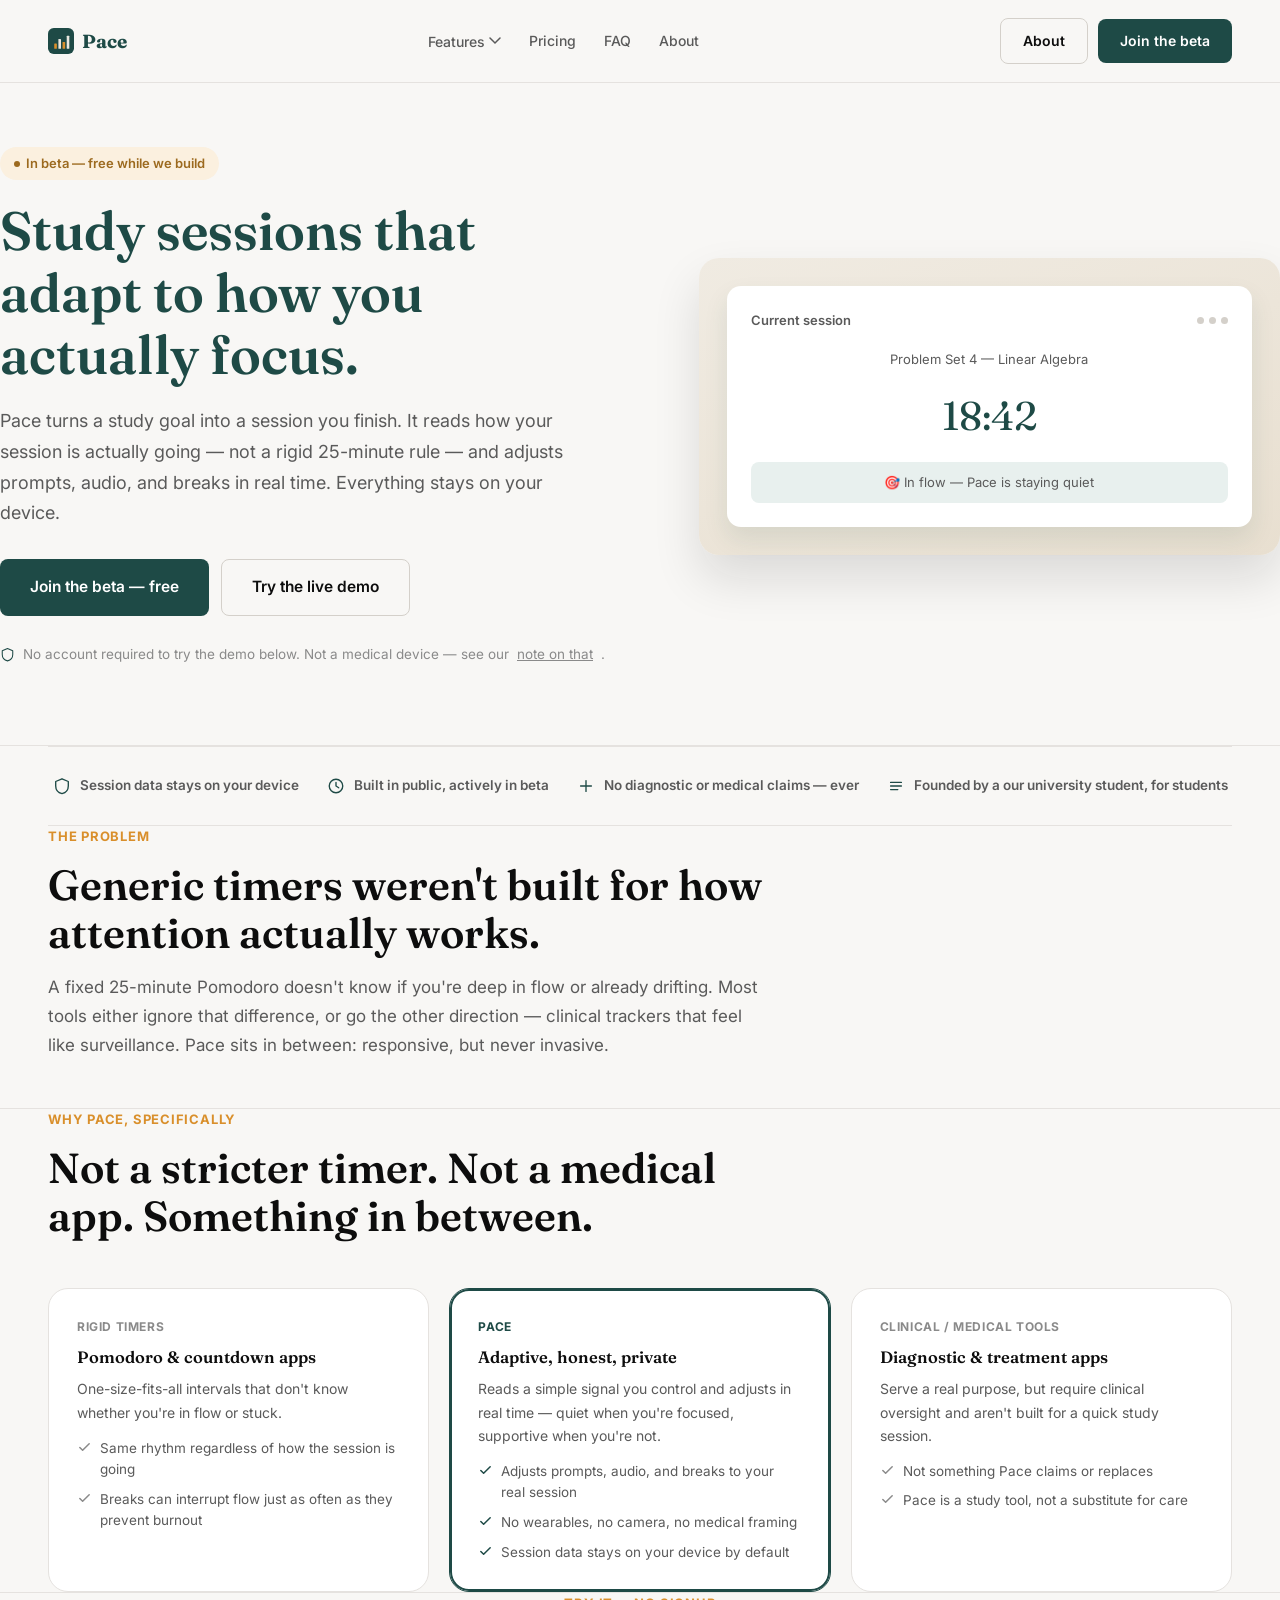
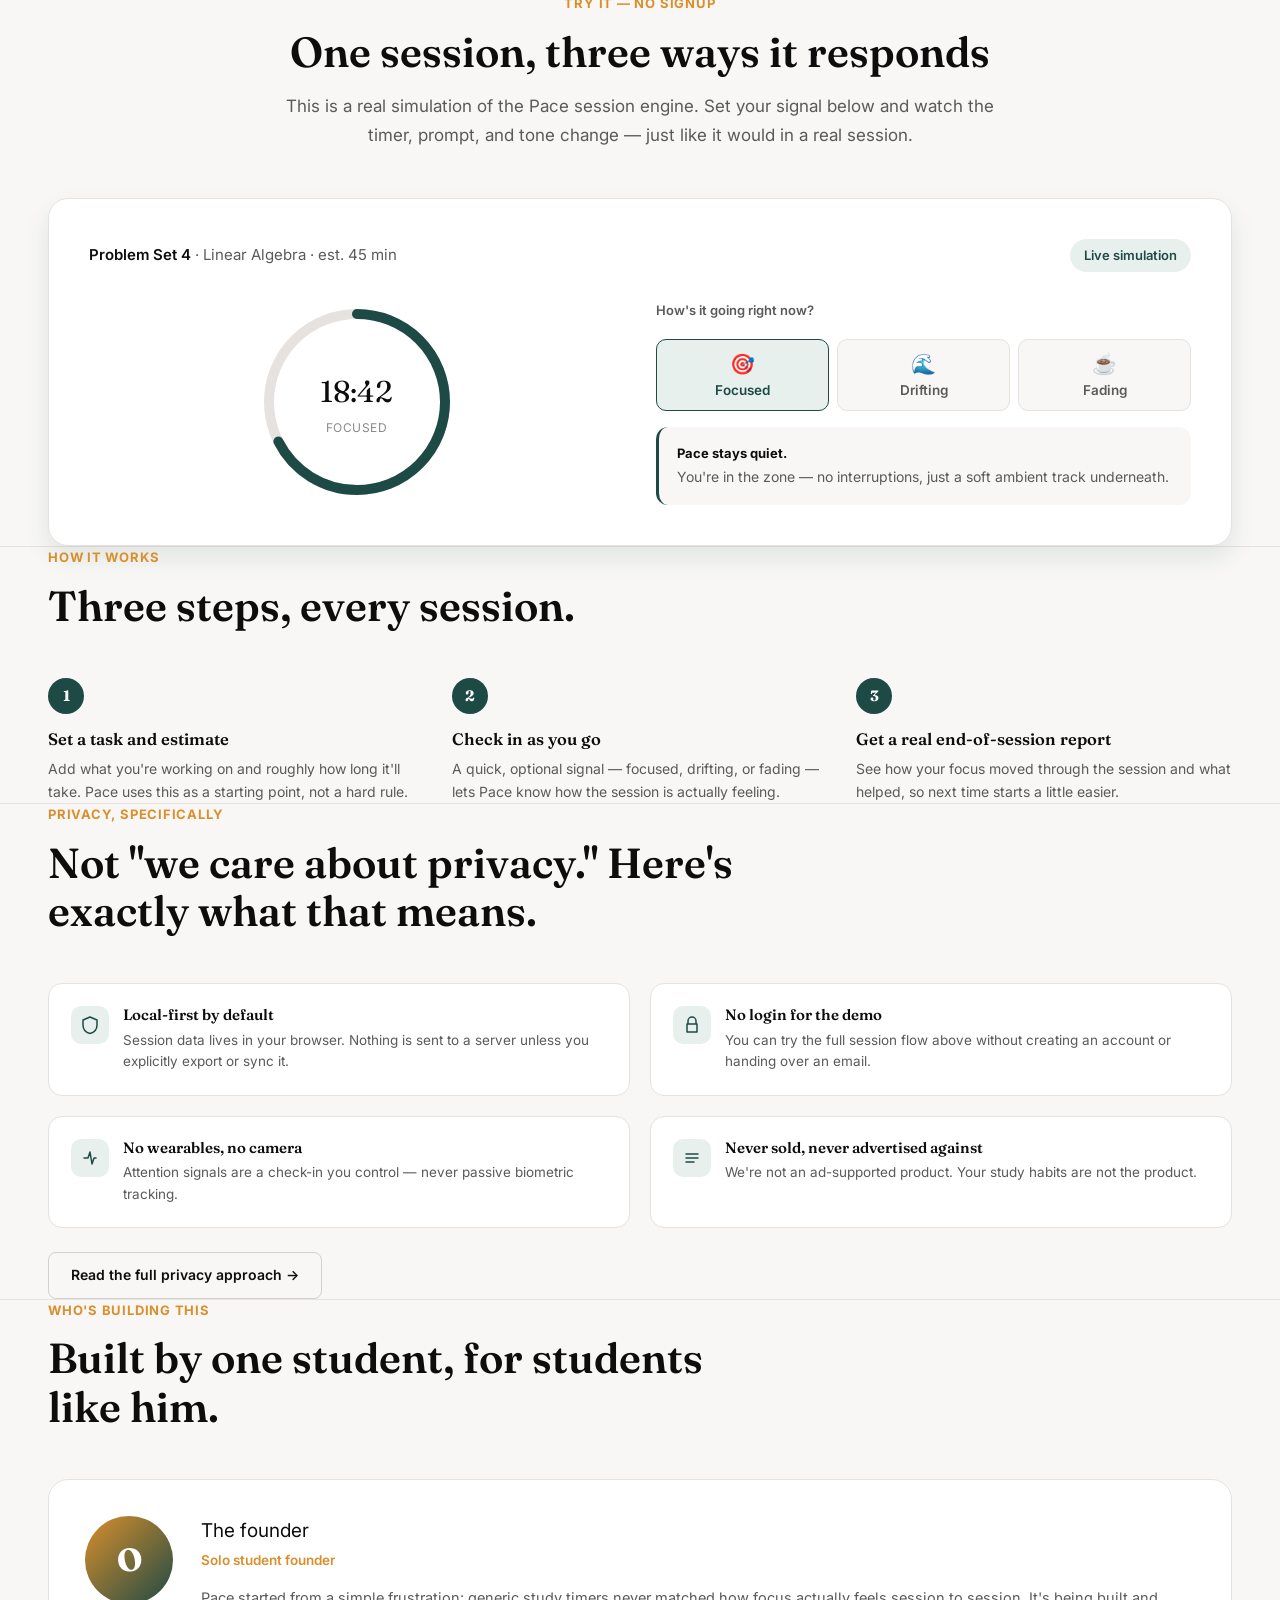
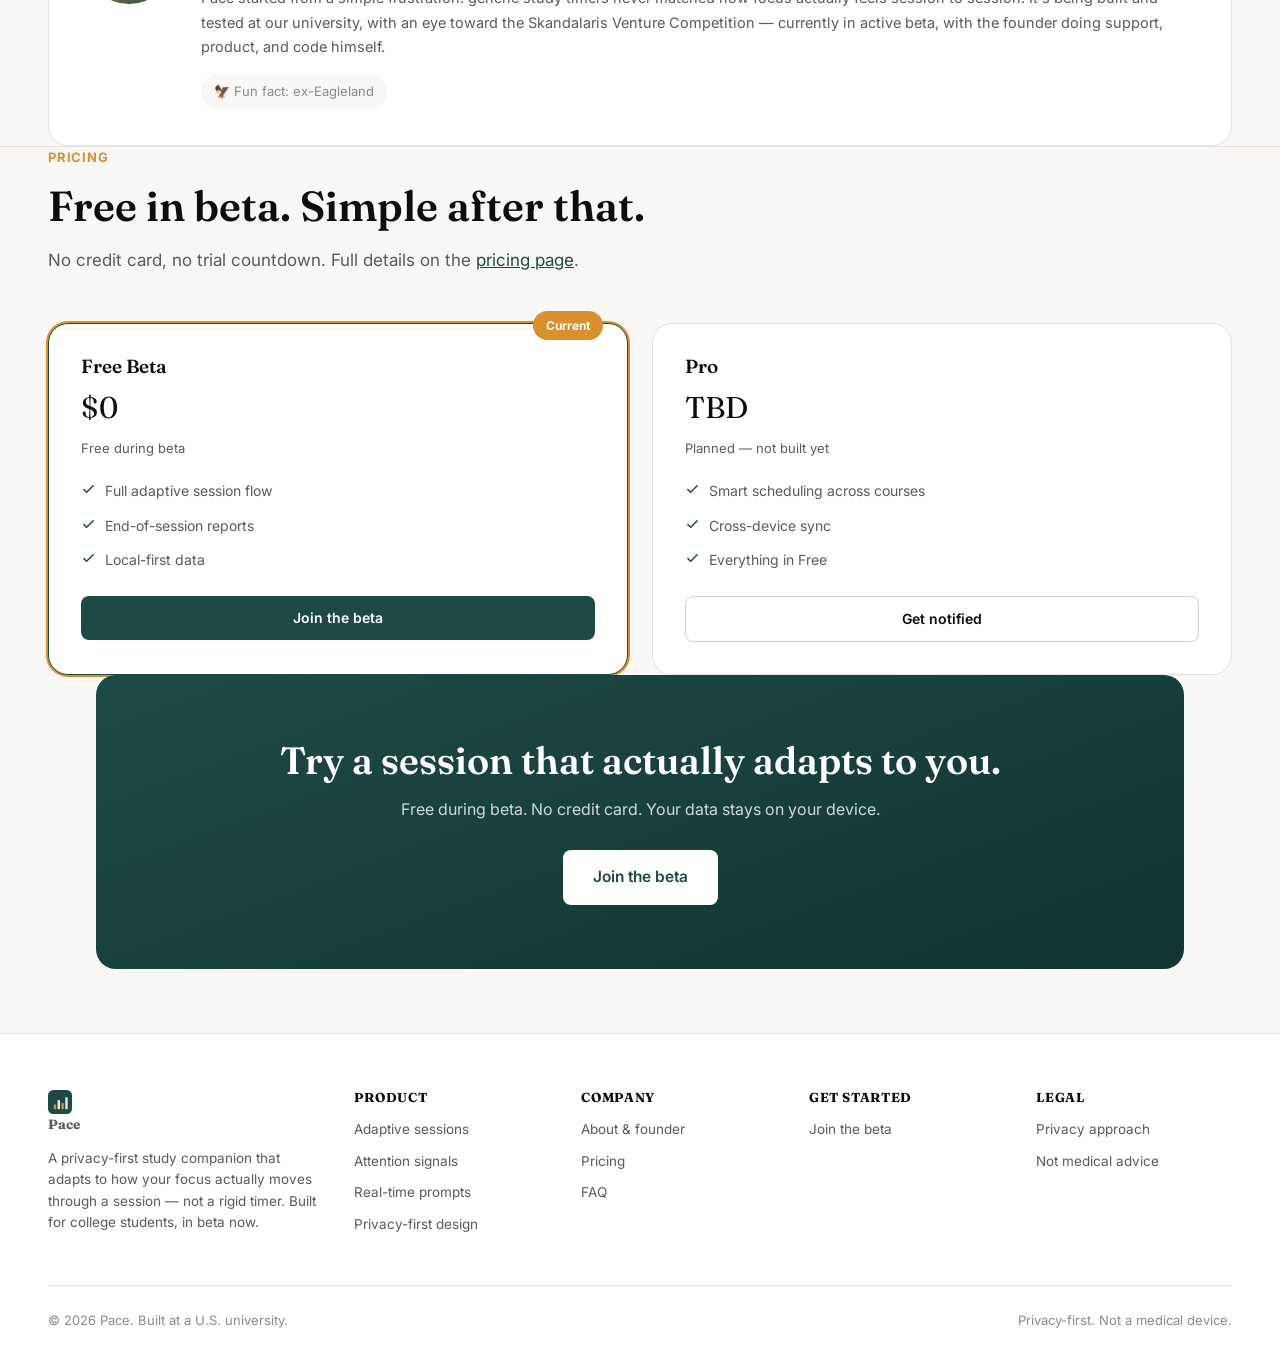
<file: index.html>
<!DOCTYPE html>
<html lang="en">
<head>
<meta charset="UTF-8">
<meta name="viewport" content="width=device-width, initial-scale=1.0">
<title>Pace — Study sessions that adapt to how you actually focus</title>
<meta name="description" content="Pace is a privacy-first study companion that adapts to your real focus, not a rigid timer. Personalized planning, adaptive audio, honest breaks, and post-session reports. Built for college students.">
<meta property="og:title" content="Pace — Study sessions that adapt to how you actually focus">
<meta property="og:description" content="A privacy-first study companion that adapts to your real focus. Built for college students, in beta now.">
<meta property="og:type" content="website">
<meta property="og:url" content="https://zhuhroscar-tech.github.io/pace-website/">
<meta name="twitter:card" content="summary_large_image">
<link rel="canonical" href="https://zhuhroscar-tech.github.io/pace-website/">
<link rel="preconnect" href="https://fonts.googleapis.com">
<link rel="preconnect" href="https://fonts.gstatic.com" crossorigin>
<link href="https://fonts.googleapis.com/css2?family=Fraunces:opsz,wght@9..144,500;9..144,600;9..144,700&family=Inter:wght@400;500;600;700&display=swap" rel="stylesheet">
<link rel="icon" href="data:image/svg+xml,%3Csvg xmlns='http://www.w3.org/2000/svg' viewBox='0 0 100 100'%3E%3Crect width='100' height='100' rx='22' fill='%231E4A46'/%3E%3Crect x='24' y='60' width='10' height='20' rx='2' fill='%23D98F2B'/%3E%3Crect x='40' y='42' width='10' height='38' rx='2' fill='%23EAE8E0'/%3E%3Crect x='56' y='54' width='10' height='26' rx='2' fill='%23D98F2B'/%3E%3Crect x='72' y='30' width='10' height='50' rx='2' fill='%23EAE8E0'/%3E%3C/svg%3E">
<link rel="stylesheet" href="assets/css/base.css">
<link rel="stylesheet" href="assets/css/components.css">
</head>
<body>

<a href="#main" class="skip-link">Skip to main content</a>

<header class="site-header">
  <div class="wrap header-inner">
    <a href="index.html" class="logo">
      <svg viewBox="0 0 100 100" width="26" height="26" aria-hidden="true">
        <rect width="100" height="100" rx="22" fill="#1E4A46"/>
        <rect x="24" y="60" width="10" height="20" rx="2" fill="#D98F2B"/>
        <rect x="40" y="42" width="10" height="38" rx="2" fill="#EAE8E0"/>
        <rect x="56" y="54" width="10" height="26" rx="2" fill="#D98F2B"/>
        <rect x="72" y="30" width="10" height="50" rx="2" fill="#EAE8E0"/>
      </svg>
      Pace
    </a>
    <nav class="header-nav" aria-label="Primary">
      <div class="nav-dropdown">
        <button class="nav-dropdown-trigger" aria-expanded="false" aria-haspopup="true">
          Features
          <svg viewBox="0 0 12 8" fill="none" aria-hidden="true"><path d="M1 1L6 6L11 1" stroke="currentColor" stroke-width="1.5" stroke-linecap="round"/></svg>
        </button>
        <div class="nav-dropdown-menu">
          <a href="features/adaptive-sessions.html"><strong>Adaptive sessions</strong><span>Sessions that flex to how you're actually doing</span></a>
          <a href="features/attention-signals.html"><strong>Attention signals</strong><span>A simple check-in you control, no wearables</span></a>
          <a href="features/real-time-prompts.html"><strong>Real-time prompts</strong><span>Gentle nudges, not nagging</span></a>
          <a href="features/privacy.html"><strong>Privacy-first design</strong><span>What stays on your device, always</span></a>
        </div>
      </div>
      <a href="pricing.html">Pricing</a>
      <a href="faq.html">FAQ</a>
      <a href="about.html">About</a>
    </nav>
    <div class="header-actions">
      <a class="btn btn-secondary" href="about.html">About</a>
      <a class="btn btn-primary" href="waitlist.html">Join the beta</a>
      <button class="menu-toggle" aria-label="Open menu" aria-expanded="false">
        <svg width="20" height="20" viewBox="0 0 20 20" fill="none" aria-hidden="true">
          <path d="M2 5h16M2 10h16M2 15h16" stroke="currentColor" stroke-width="1.6" stroke-linecap="round"/>
        </svg>
      </button>
    </div>
  </div>
</header>

<div class="mobile-nav" aria-hidden="true">
  <div class="mobile-nav-header">
    <span class="logo">Pace</span>
    <button class="mobile-nav-close" aria-label="Close menu" style="background:none;border:1px solid var(--border);border-radius:8px;padding:8px 10px;cursor:pointer;">
      <svg width="18" height="18" viewBox="0 0 18 18" fill="none" aria-hidden="true"><path d="M2 2L16 16M16 2L2 16" stroke="currentColor" stroke-width="1.6" stroke-linecap="round"/></svg>
    </button>
  </div>
  <a href="features/adaptive-sessions.html">Adaptive sessions</a>
  <a href="features/attention-signals.html">Attention signals</a>
  <a href="features/real-time-prompts.html">Real-time prompts</a>
  <a href="features/privacy.html">Privacy-first design</a>
  <a href="pricing.html">Pricing</a>
  <a href="faq.html">FAQ</a>
  <a href="about.html">About</a>
  <a class="btn btn-primary" href="waitlist.html">Join the beta</a>
</div>

<main id="main">

  <!-- ============ HERO ============ -->
  <section class="hero wrap">
    <div data-reveal="0">
      <div class="hero-badge">
        <span class="pill pill-warm"><span class="pill-dot"></span>In beta — free while we build</span>
      </div>
      <h1>Study sessions that adapt to how you actually focus.</h1>
      <p class="lede">Pace turns a study goal into a session you finish. It reads how your session is actually going — not a rigid 25-minute rule — and adjusts prompts, audio, and breaks in real time. Everything stays on your device.</p>
      <div class="hero-actions">
        <a class="btn btn-primary btn-lg" href="waitlist.html">Join the beta — free</a>
        <a class="btn btn-secondary btn-lg" href="#demo">Try the live demo</a>
      </div>
      <div class="hero-note">
        <svg viewBox="0 0 20 20" fill="none" aria-hidden="true"><path d="M10 2L3 5v5c0 4.5 3 7.5 7 8.5 4-1 7-4 7-8.5V5l-7-3z" stroke="currentColor" stroke-width="1.4" stroke-linejoin="round"/></svg>
        No account required to try the demo below. Not a medical device — see our <a href="faq.html#medical" style="text-decoration:underline;">note on that</a>.
      </div>
    </div>
    <div class="hero-visual" data-reveal="1">
      <div class="hero-mock">
        <div class="hero-mock-header">
          <span class="hero-mock-title">Current session</span>
          <div class="hero-mock-dots"><span></span><span></span><span></span></div>
        </div>
        <p style="font-size:13px;color:var(--text-soft);text-align:center;">Problem Set 4 — Linear Algebra</p>
        <div class="hero-mock-timer">18:42</div>
        <div class="hero-mock-status">🎯 In flow — Pace is staying quiet</div>
      </div>
    </div>
  </section>

  <!-- ============ TRUST STRIP (honest — no fake logos/numbers) ============ -->
  <section class="section-border" style="padding:0;">
    <div class="wrap">
      <div class="trust-strip">
        <div class="trust-item">
          <svg viewBox="0 0 20 20" fill="none" aria-hidden="true"><path d="M10 2L3 5v5c0 4.5 3 7.5 7 8.5 4-1 7-4 7-8.5V5l-7-3z" stroke="currentColor" stroke-width="1.5" stroke-linejoin="round"/></svg>
          Session data stays on your device
        </div>
        <div class="trust-item">
          <svg viewBox="0 0 20 20" fill="none" aria-hidden="true"><circle cx="10" cy="10" r="7.5" stroke="currentColor" stroke-width="1.5"/><path d="M10 6v4l3 2" stroke="currentColor" stroke-width="1.5" stroke-linecap="round"/></svg>
          Built in public, actively in beta
        </div>
        <div class="trust-item">
          <svg viewBox="0 0 20 20" fill="none" aria-hidden="true"><path d="M4 10h12M10 4v12" stroke="currentColor" stroke-width="1.5" stroke-linecap="round"/></svg>
          No diagnostic or medical claims — ever
        </div>
        <div class="trust-item">
          <svg viewBox="0 0 20 20" fill="none" aria-hidden="true"><path d="M4 6h12M4 10h12M4 14h8" stroke="currentColor" stroke-width="1.5" stroke-linecap="round"/></svg>
          Founded by a our university student, for students
        </div>
      </div>
    </div>
  </section>

  <!-- ============ PROBLEM ============ -->
  <section class="wrap">
    <div class="section-head" data-reveal="0">
      <span class="eyebrow">The problem</span>
      <h2>Generic timers weren't built for how attention actually works.</h2>
      <p class="lede">A fixed 25-minute Pomodoro doesn't know if you're deep in flow or already drifting. Most tools either ignore that difference, or go the other direction — clinical trackers that feel like surveillance. Pace sits in between: responsive, but never invasive.</p>
    </div>
  </section>

  <!-- ============ DIFFERENTIATION ============ -->
  <section class="wrap section-border">
    <div class="section-head" data-reveal="0">
      <span class="eyebrow">Why Pace, specifically</span>
      <h2>Not a stricter timer. Not a medical app. Something in between.</h2>
    </div>
    <div class="diff-grid">
      <div class="diff-card" data-reveal="1">
        <div class="diff-label">Rigid timers</div>
        <h4>Pomodoro &amp; countdown apps</h4>
        <p>One-size-fits-all intervals that don't know whether you're in flow or stuck.</p>
        <ul>
          <li><svg viewBox="0 0 16 16" fill="none"><path d="M3 8l3 3 7-7" stroke="currentColor" stroke-width="1.6" stroke-linecap="round" stroke-linejoin="round"/></svg>Same rhythm regardless of how the session is going</li>
          <li><svg viewBox="0 0 16 16" fill="none"><path d="M3 8l3 3 7-7" stroke="currentColor" stroke-width="1.6" stroke-linecap="round" stroke-linejoin="round"/></svg>Breaks can interrupt flow just as often as they prevent burnout</li>
        </ul>
      </div>
      <div class="diff-card is-pace" data-reveal="2">
        <div class="diff-label">Pace</div>
        <h4>Adaptive, honest, private</h4>
        <p>Reads a simple signal you control and adjusts in real time — quiet when you're focused, supportive when you're not.</p>
        <ul>
          <li><svg viewBox="0 0 16 16" fill="none"><path d="M3 8l3 3 7-7" stroke="currentColor" stroke-width="1.6" stroke-linecap="round" stroke-linejoin="round"/></svg>Adjusts prompts, audio, and breaks to your real session</li>
          <li><svg viewBox="0 0 16 16" fill="none"><path d="M3 8l3 3 7-7" stroke="currentColor" stroke-width="1.6" stroke-linecap="round" stroke-linejoin="round"/></svg>No wearables, no camera, no medical framing</li>
          <li><svg viewBox="0 0 16 16" fill="none"><path d="M3 8l3 3 7-7" stroke="currentColor" stroke-width="1.6" stroke-linecap="round" stroke-linejoin="round"/></svg>Session data stays on your device by default</li>
        </ul>
      </div>
      <div class="diff-card" data-reveal="3">
        <div class="diff-label">Clinical / medical tools</div>
        <h4>Diagnostic &amp; treatment apps</h4>
        <p>Serve a real purpose, but require clinical oversight and aren't built for a quick study session.</p>
        <ul>
          <li><svg viewBox="0 0 16 16" fill="none"><path d="M3 8l3 3 7-7" stroke="currentColor" stroke-width="1.6" stroke-linecap="round" stroke-linejoin="round"/></svg>Not something Pace claims or replaces</li>
          <li><svg viewBox="0 0 16 16" fill="none"><path d="M3 8l3 3 7-7" stroke="currentColor" stroke-width="1.6" stroke-linecap="round" stroke-linejoin="round"/></svg>Pace is a study tool, not a substitute for care</li>
        </ul>
      </div>
    </div>
  </section>

  <!-- ============ INTERACTIVE DEMO ============ -->
  <section id="demo" class="wrap section-border">
    <div class="section-head center" data-reveal="0">
      <span class="eyebrow">Try it — no signup</span>
      <h2>One session, three ways it responds</h2>
      <p class="lede">This is a real simulation of the Pace session engine. Set your signal below and watch the timer, prompt, and tone change — just like it would in a real session.</p>
    </div>

    <div class="simulator" data-reveal="1">
      <div class="sim-header">
        <div class="sim-task">Problem Set 4 <span>· Linear Algebra · est. 45 min</span></div>
        <span class="pill">Live simulation</span>
      </div>
      <div class="sim-body">
        <div class="sim-ring-wrap">
          <div class="sim-ring">
            <svg viewBox="0 0 200 200">
              <circle class="track" cx="100" cy="100" r="88"></circle>
              <circle class="progress" id="simProgress" cx="100" cy="100" r="88" stroke-dasharray="553" stroke-dashoffset="180"></circle>
            </svg>
            <div class="sim-ring-center">
              <div class="sim-ring-time" id="simTime">18:42</div>
              <div class="sim-ring-label" id="simLabel">Focused</div>
            </div>
          </div>
        </div>
        <div class="sim-controls">
          <div class="sim-signal-label">How's it going right now?</div>
          <div class="sim-signal-buttons">
            <button class="sim-signal-btn active" data-mode="focused" aria-pressed="true">
              <span class="emoji">🎯</span> Focused
            </button>
            <button class="sim-signal-btn" data-mode="drifting" aria-pressed="false">
              <span class="emoji">🌊</span> Drifting
            </button>
            <button class="sim-signal-btn" data-mode="fading" aria-pressed="false">
              <span class="emoji">☕</span> Fading
            </button>
          </div>
          <div class="sim-response" id="simResponse" aria-live="polite">
            <strong>Pace stays quiet.</strong>
            You're in the zone — no interruptions, just a soft ambient track underneath.
          </div>
        </div>
      </div>
    </div>
  </section>

  <!-- ============ HOW IT WORKS ============ -->
  <section class="wrap section-border">
    <div class="section-head" data-reveal="0">
      <span class="eyebrow">How it works</span>
      <h2>Three steps, every session.</h2>
    </div>
    <div class="steps">
      <div class="step" data-reveal="1">
        <div class="step-num">1</div>
        <h4>Set a task and estimate</h4>
        <p>Add what you're working on and roughly how long it'll take. Pace uses this as a starting point, not a hard rule.</p>
      </div>
      <div class="step" data-reveal="2">
        <div class="step-num">2</div>
        <h4>Check in as you go</h4>
        <p>A quick, optional signal — focused, drifting, or fading — lets Pace know how the session is actually feeling.</p>
      </div>
      <div class="step" data-reveal="3">
        <div class="step-num">3</div>
        <h4>Get a real end-of-session report</h4>
        <p>See how your focus moved through the session and what helped, so next time starts a little easier.</p>
      </div>
    </div>
  </section>

  <!-- ============ PRIVACY / TRUST DETAIL ============ -->
  <section class="wrap section-border">
    <div class="section-head" data-reveal="0">
      <span class="eyebrow">Privacy, specifically</span>
      <h2>Not "we care about privacy." Here's exactly what that means.</h2>
    </div>
    <div class="privacy-grid">
      <div class="privacy-item" data-reveal="1">
        <div class="privacy-icon">
          <svg viewBox="0 0 20 20" fill="none" width="20" height="20"><path d="M10 2L3 5v5c0 4.5 3 7.5 7 8.5 4-1 7-4 7-8.5V5l-7-3z" stroke="currentColor" stroke-width="1.5" stroke-linejoin="round"/></svg>
        </div>
        <div><h4>Local-first by default</h4><p>Session data lives in your browser. Nothing is sent to a server unless you explicitly export or sync it.</p></div>
      </div>
      <div class="privacy-item" data-reveal="2">
        <div class="privacy-icon">
          <svg viewBox="0 0 20 20" fill="none" width="20" height="20"><path d="M6 9V6a4 4 0 118 0v3M5 9h10v8H5V9z" stroke="currentColor" stroke-width="1.5" stroke-linejoin="round"/></svg>
        </div>
        <div><h4>No login for the demo</h4><p>You can try the full session flow above without creating an account or handing over an email.</p></div>
      </div>
      <div class="privacy-item" data-reveal="3">
        <div class="privacy-icon">
          <svg viewBox="0 0 20 20" fill="none" width="20" height="20"><path d="M4 10h4l2-6 2 12 2-6h2" stroke="currentColor" stroke-width="1.5" stroke-linecap="round" stroke-linejoin="round"/></svg>
        </div>
        <div><h4>No wearables, no camera</h4><p>Attention signals are a check-in you control — never passive biometric tracking.</p></div>
      </div>
      <div class="privacy-item" data-reveal="4">
        <div class="privacy-icon">
          <svg viewBox="0 0 20 20" fill="none" width="20" height="20"><path d="M4 6h12M4 10h12M4 14h8" stroke="currentColor" stroke-width="1.5" stroke-linecap="round"/></svg>
        </div>
        <div><h4>Never sold, never advertised against</h4><p>We're not an ad-supported product. Your study habits are not the product.</p></div>
      </div>
    </div>
    <div style="margin-top:24px;">
      <a href="features/privacy.html" class="btn btn-secondary">Read the full privacy approach →</a>
    </div>
  </section>

  <!-- ============ FOUNDER ============ -->
  <section class="wrap section-border">
    <div class="section-head" data-reveal="0">
      <span class="eyebrow">Who's building this</span>
      <h2>Built by one student, for students like him.</h2>
    </div>
    <div class="founder-card" data-reveal="1">
      <div class="founder-avatar">O</div>
      <div>
        <div class="founder-name">The founder</div>
        <div class="founder-role">Solo student founder</div>
        <p class="founder-bio">Pace started from a simple frustration: generic study timers never matched how focus actually feels session to session. It's being built and tested at our university, with an eye toward the Skandalaris Venture Competition — currently in active beta, with the founder doing support, product, and code himself.</p>
        <span class="founder-fact">🦅 Fun fact: ex-Eagleland</span>
      </div>
    </div>
  </section>

  <!-- ============ PRICING TEASER ============ -->
  <section id="pricing" class="wrap section-border">
    <div class="section-head" data-reveal="0">
      <span class="eyebrow">Pricing</span>
      <h2>Free in beta. Simple after that.</h2>
      <p class="lede">No credit card, no trial countdown. Full details on the <a href="pricing.html" style="text-decoration:underline;color:var(--accent);">pricing page</a>.</p>
    </div>
    <div class="pricing-grid">
      <div class="price-card active" data-reveal="1">
        <div class="badge">Current</div>
        <h3>Free Beta</h3>
        <div class="price">$0</div>
        <div class="period">Free during beta</div>
        <ul>
          <li><svg viewBox="0 0 16 16" fill="none"><path d="M3 8l3 3 7-7" stroke="currentColor" stroke-width="1.6" stroke-linecap="round" stroke-linejoin="round"/></svg>Full adaptive session flow</li>
          <li><svg viewBox="0 0 16 16" fill="none"><path d="M3 8l3 3 7-7" stroke="currentColor" stroke-width="1.6" stroke-linecap="round" stroke-linejoin="round"/></svg>End-of-session reports</li>
          <li><svg viewBox="0 0 16 16" fill="none"><path d="M3 8l3 3 7-7" stroke="currentColor" stroke-width="1.6" stroke-linecap="round" stroke-linejoin="round"/></svg>Local-first data</li>
        </ul>
        <a class="btn btn-primary" href="waitlist.html">Join the beta</a>
      </div>
      <div class="price-card" data-reveal="2">
        <h3>Pro</h3>
        <div class="price">TBD</div>
        <div class="period">Planned — not built yet</div>
        <ul>
          <li><svg viewBox="0 0 16 16" fill="none"><path d="M3 8l3 3 7-7" stroke="currentColor" stroke-width="1.6" stroke-linecap="round" stroke-linejoin="round"/></svg>Smart scheduling across courses</li>
          <li><svg viewBox="0 0 16 16" fill="none"><path d="M3 8l3 3 7-7" stroke="currentColor" stroke-width="1.6" stroke-linecap="round" stroke-linejoin="round"/></svg>Cross-device sync</li>
          <li><svg viewBox="0 0 16 16" fill="none"><path d="M3 8l3 3 7-7" stroke="currentColor" stroke-width="1.6" stroke-linecap="round" stroke-linejoin="round"/></svg>Everything in Free</li>
        </ul>
        <a class="btn btn-secondary" href="waitlist.html">Get notified</a>
      </div>
    </div>
  </section>

  <!-- ============ FINAL CTA ============ -->
  <section class="wrap">
    <div class="final-cta" data-reveal="0">
      <h2>Try a session that actually adapts to you.</h2>
      <p>Free during beta. No credit card. Your data stays on your device.</p>
      <a class="btn btn-primary btn-lg" href="waitlist.html">Join the beta</a>
    </div>
  </section>

</main>

<footer class="site-footer">
  <div class="wrap">
    <div class="footer-grid">
      <div class="footer-col footer-brand">
        <a href="index.html" class="logo">
          <svg viewBox="0 0 100 100" width="24" height="24" aria-hidden="true">
            <rect width="100" height="100" rx="22" fill="#1E4A46"/>
            <rect x="24" y="60" width="10" height="20" rx="2" fill="#D98F2B"/>
            <rect x="40" y="42" width="10" height="38" rx="2" fill="#EAE8E0"/>
            <rect x="56" y="54" width="10" height="26" rx="2" fill="#D98F2B"/>
            <rect x="72" y="30" width="10" height="50" rx="2" fill="#EAE8E0"/>
          </svg>
          Pace
        </a>
        <p>A privacy-first study companion that adapts to how your focus actually moves through a session — not a rigid timer. Built for college students, in beta now.</p>
      </div>
      <div class="footer-col">
        <h4>Product</h4>
        <a href="features/adaptive-sessions.html">Adaptive sessions</a>
        <a href="features/attention-signals.html">Attention signals</a>
        <a href="features/real-time-prompts.html">Real-time prompts</a>
        <a href="features/privacy.html">Privacy-first design</a>
      </div>
      <div class="footer-col">
        <h4>Company</h4>
        <a href="about.html">About &amp; founder</a>
        <a href="pricing.html">Pricing</a>
        <a href="faq.html">FAQ</a>
      </div>
      <div class="footer-col">
        <h4>Get started</h4>
        <a href="waitlist.html">Join the beta</a>
        
      </div>
      <div class="footer-col">
        <h4>Legal</h4>
        <a href="features/privacy.html">Privacy approach</a>
        <a href="faq.html#medical">Not medical advice</a>
      </div>
    </div>
    <div class="footer-bottom">
      <span>© 2026 Pace. Built at a U.S. university.</span>
      <span>Privacy-first. Not a medical device.</span>
    </div>
  </div>
</footer>

<script src="assets/js/site.js"></script>
<script>
// Interactive demo simulator
(function(){
  const modes = {
    focused: {
      time: '18:42', label: 'Focused', dashoffset: 180, stroke: '#1E4A46',
      title: 'Pace stays quiet.',
      text: "You're in the zone — no interruptions, just a soft ambient track underneath."
    },
    drifting: {
      time: '18:42', label: 'Drifting', dashoffset: 340, stroke: '#D98F2B',
      title: 'Gentle nudge, not a nag.',
      text: '"Noticing some drift — what\'s one thing to focus on right now?" Audio shifts to a slightly brighter track to help re-anchor.'
    },
    fading: {
      time: '18:42', label: 'Fading', dashoffset: 480, stroke: '#B3452F',
      title: 'Time for a real break.',
      text: '"Energy is fading — want a 5 minute break?" Pace suggests stepping away and reminds you when to come back.'
    }
  };

  const buttons = document.querySelectorAll('.sim-signal-btn');
  const timeEl = document.getElementById('simTime');
  const labelEl = document.getElementById('simLabel');
  const responseEl = document.getElementById('simResponse');
  const progressEl = document.getElementById('simProgress');

  buttons.forEach(btn => {
    btn.addEventListener('click', () => {
      const mode = btn.dataset.mode;
      const m = modes[mode];
      buttons.forEach(b => { b.classList.remove('active'); b.setAttribute('aria-pressed','false'); });
      btn.classList.add('active');
      btn.setAttribute('aria-pressed','true');

      timeEl.textContent = m.time;
      labelEl.textContent = m.label;
      progressEl.style.strokeDashoffset = m.dashoffset;
      progressEl.style.stroke = m.stroke;
      responseEl.innerHTML = `<strong>${m.title}</strong>${m.text}`;
    });
  });
})();
</script>

</body>
</html>
</file>
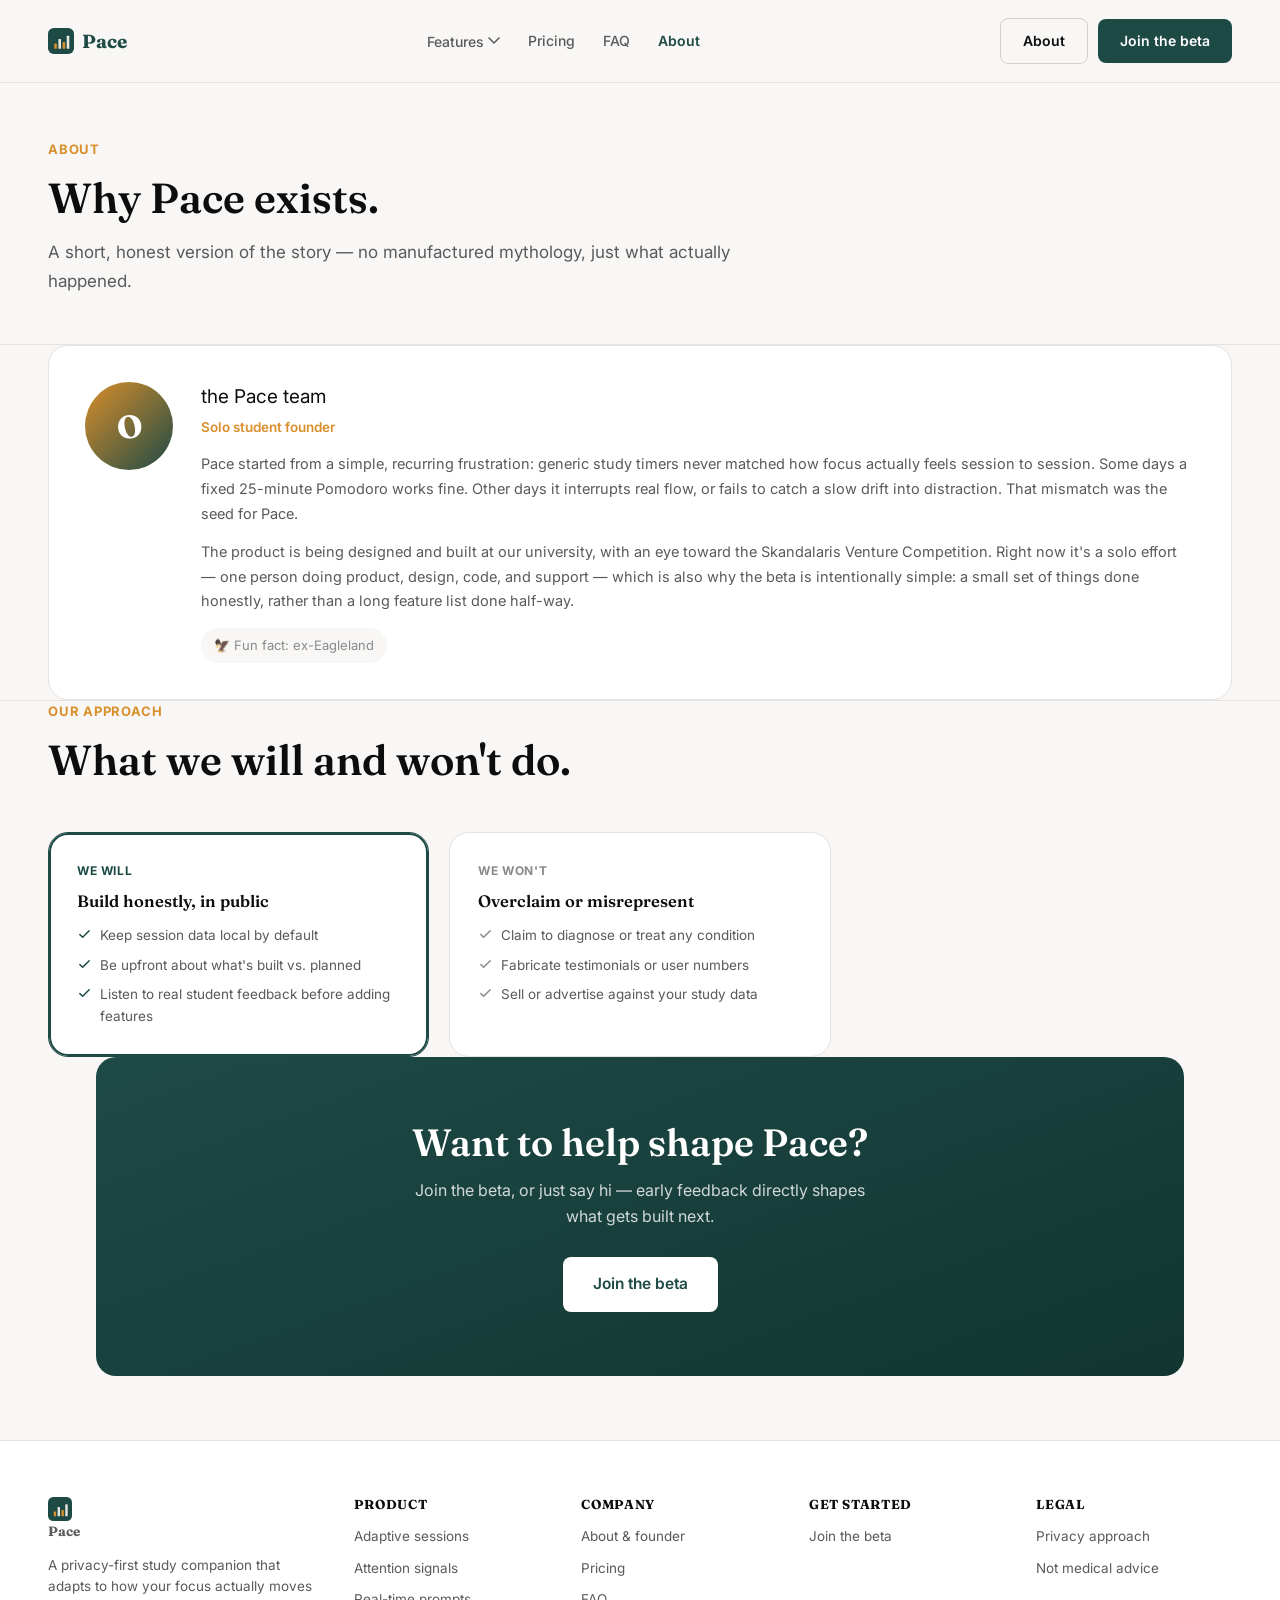
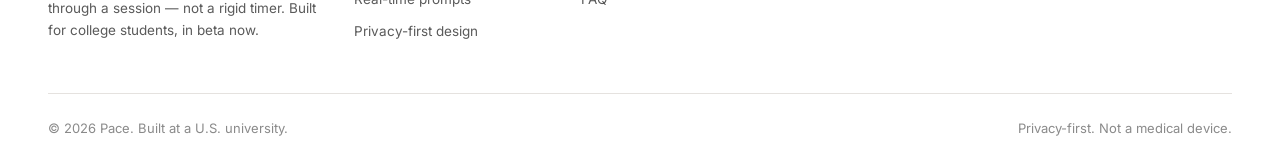
<file: about.html>
<!DOCTYPE html>
<html lang="en">
<head>
<meta charset="UTF-8">
<meta name="viewport" content="width=device-width, initial-scale=1.0">
<title>About — Pace</title>
<meta name="description" content="Pace is built by a solo student founder at a U.S. university, in preparation for the Skandalaris Venture Competition.">
<meta property="og:title" content="About — Pace">
<meta property="og:description" content="Pace is built by a solo student founder at a U.S. university, in preparation for the Skandalaris Venture Competition.">
<meta property="og:type" content="website">
<meta property="og:url" content="https://zhuhroscar-tech.github.io/pace-website/about.html">
<meta name="twitter:card" content="summary_large_image">
<link rel="canonical" href="https://zhuhroscar-tech.github.io/pace-website/about.html">
<link rel="preconnect" href="https://fonts.googleapis.com">
<link rel="preconnect" href="https://fonts.gstatic.com" crossorigin>
<link href="https://fonts.googleapis.com/css2?family=Fraunces:opsz,wght@9..144,500;9..144,600;9..144,700&family=Inter:wght@400;500;600;700&display=swap" rel="stylesheet">
<link rel="icon" href="data:image/svg+xml,%3Csvg xmlns='http://www.w3.org/2000/svg' viewBox='0 0 100 100'%3E%3Crect width='100' height='100' rx='22' fill='%231E4A46'/%3E%3Crect x='24' y='60' width='10' height='20' rx='2' fill='%23D98F2B'/%3E%3Crect x='40' y='42' width='10' height='38' rx='2' fill='%23EAE8E0'/%3E%3Crect x='56' y='54' width='10' height='26' rx='2' fill='%23D98F2B'/%3E%3Crect x='72' y='30' width='10' height='50' rx='2' fill='%23EAE8E0'/%3E%3C/svg%3E">
<link rel="stylesheet" href="assets/css/base.css">
<link rel="stylesheet" href="assets/css/components.css">

</head>
<body>
<!-- Pace shared header partial (injected by build.py) -->

<a href="#main" class="skip-link">Skip to main content</a>

<header class="site-header">
  <div class="wrap header-inner">
    <a href="index.html" class="logo">
      <svg viewBox="0 0 100 100" width="26" height="26" aria-hidden="true">
        <rect width="100" height="100" rx="22" fill="#1E4A46"/>
        <rect x="24" y="60" width="10" height="20" rx="2" fill="#D98F2B"/>
        <rect x="40" y="42" width="10" height="38" rx="2" fill="#EAE8E0"/>
        <rect x="56" y="54" width="10" height="26" rx="2" fill="#D98F2B"/>
        <rect x="72" y="30" width="10" height="50" rx="2" fill="#EAE8E0"/>
      </svg>
      Pace
    </a>

    <nav class="header-nav" aria-label="Primary">
      <div class="nav-dropdown">
        <button class="nav-dropdown-trigger" aria-expanded="false" aria-haspopup="true">
          Features
          <svg viewBox="0 0 12 8" fill="none" aria-hidden="true"><path d="M1 1L6 6L11 1" stroke="currentColor" stroke-width="1.5" stroke-linecap="round"/></svg>
        </button>
        <div class="nav-dropdown-menu">
          <a href="features/adaptive-sessions.html"><strong>Adaptive sessions</strong><span>Sessions that flex to how you're actually doing</span></a>
          <a href="features/attention-signals.html"><strong>Attention signals</strong><span>A simple check-in you control, no wearables</span></a>
          <a href="features/real-time-prompts.html"><strong>Real-time prompts</strong><span>Gentle nudges, not nagging</span></a>
          <a href="features/privacy.html"><strong>Privacy-first design</strong><span>What stays on your device, always</span></a>
        </div>
      </div>
      <a href="pricing.html">Pricing</a>
      <a href="faq.html">FAQ</a>
      <a href="about.html" aria-current="page">About</a>
    </nav>

    <div class="header-actions">
      <a class="btn btn-secondary" href="about.html">About</a>
      <a class="btn btn-primary" href="waitlist.html">Join the beta</a>
      <button class="menu-toggle" aria-label="Open menu" aria-expanded="false">
        <svg width="20" height="20" viewBox="0 0 20 20" fill="none" aria-hidden="true">
          <path d="M2 5h16M2 10h16M2 15h16" stroke="currentColor" stroke-width="1.6" stroke-linecap="round"/>
        </svg>
      </button>
    </div>
  </div>
</header>

<div class="mobile-nav" aria-hidden="true">
  <div class="mobile-nav-header">
    <span class="logo">Pace</span>
    <button class="mobile-nav-close" aria-label="Close menu" style="background:none;border:1px solid var(--border);border-radius:8px;padding:8px 10px;cursor:pointer;">
      <svg width="18" height="18" viewBox="0 0 18 18" fill="none" aria-hidden="true"><path d="M2 2L16 16M16 2L2 16" stroke="currentColor" stroke-width="1.6" stroke-linecap="round"/></svg>
    </button>
  </div>
  <a href="features/adaptive-sessions.html">Adaptive sessions</a>
  <a href="features/attention-signals.html">Attention signals</a>
  <a href="features/real-time-prompts.html">Real-time prompts</a>
  <a href="features/privacy.html">Privacy-first design</a>
  <a href="pricing.html">Pricing</a>
  <a href="faq.html">FAQ</a>
  <a href="about.html">About</a>
  <a class="btn btn-primary" href="waitlist.html">Join the beta</a>
</div>

<main id="main">
  <section class="wrap" style="padding-top:56px;">
    <div class="section-head" data-reveal="0">
      <span class="eyebrow">About</span>
      <h2>Why Pace exists.</h2>
      <p class="lede">A short, honest version of the story — no manufactured mythology, just what actually happened.</p>
    </div>
  </section>

  <section class="wrap section-border">
    <div class="founder-card" data-reveal="0">
      <div class="founder-avatar">O</div>
      <div>
        <div class="founder-name">the Pace team</div>
        <div class="founder-role">Solo student founder</div>
        <p class="founder-bio">Pace started from a simple, recurring frustration: generic study timers never matched how focus actually feels session to session. Some days a fixed 25-minute Pomodoro works fine. Other days it interrupts real flow, or fails to catch a slow drift into distraction. That mismatch was the seed for Pace.</p>
        <p class="founder-bio">The product is being designed and built at our university, with an eye toward the Skandalaris Venture Competition. Right now it's a solo effort — one person doing product, design, code, and support — which is also why the beta is intentionally simple: a small set of things done honestly, rather than a long feature list done half-way.</p>
        <span class="founder-fact">🦅 Fun fact: ex-Eagleland</span>
      </div>
    </div>
  </section>

  <section class="wrap section-border">
    <div class="section-head" data-reveal="0">
      <span class="eyebrow">Our approach</span>
      <h2>What we will and won't do.</h2>
    </div>
    <div class="diff-grid">
      <div class="diff-card is-pace" data-reveal="1">
        <div class="diff-label">We will</div>
        <h4>Build honestly, in public</h4>
        <ul>
          <li><svg viewBox="0 0 16 16" fill="none"><path d="M3 8l3 3 7-7" stroke="currentColor" stroke-width="1.6" stroke-linecap="round" stroke-linejoin="round"/></svg>Keep session data local by default</li>
          <li><svg viewBox="0 0 16 16" fill="none"><path d="M3 8l3 3 7-7" stroke="currentColor" stroke-width="1.6" stroke-linecap="round" stroke-linejoin="round"/></svg>Be upfront about what's built vs. planned</li>
          <li><svg viewBox="0 0 16 16" fill="none"><path d="M3 8l3 3 7-7" stroke="currentColor" stroke-width="1.6" stroke-linecap="round" stroke-linejoin="round"/></svg>Listen to real student feedback before adding features</li>
        </ul>
      </div>
      <div class="diff-card" data-reveal="2">
        <div class="diff-label">We won't</div>
        <h4>Overclaim or misrepresent</h4>
        <ul>
          <li><svg viewBox="0 0 16 16" fill="none"><path d="M3 8l3 3 7-7" stroke="currentColor" stroke-width="1.6" stroke-linecap="round" stroke-linejoin="round"/></svg>Claim to diagnose or treat any condition</li>
          <li><svg viewBox="0 0 16 16" fill="none"><path d="M3 8l3 3 7-7" stroke="currentColor" stroke-width="1.6" stroke-linecap="round" stroke-linejoin="round"/></svg>Fabricate testimonials or user numbers</li>
          <li><svg viewBox="0 0 16 16" fill="none"><path d="M3 8l3 3 7-7" stroke="currentColor" stroke-width="1.6" stroke-linecap="round" stroke-linejoin="round"/></svg>Sell or advertise against your study data</li>
        </ul>
      </div>
    </div>
  </section>

  <section class="wrap">
    <div class="final-cta" data-reveal="0">
      <h2>Want to help shape Pace?</h2>
      <p>Join the beta, or just say hi — early feedback directly shapes what gets built next.</p>
      <a class="btn btn-primary btn-lg" href="waitlist.html">Join the beta</a>
    </div>
  </section>
</main>
<!-- Pace shared footer partial (injected by build.py) -->

<footer class="site-footer">
  <div class="wrap">
    <div class="footer-grid">
      <div class="footer-col footer-brand">
        <a href="index.html" class="logo">
          <svg viewBox="0 0 100 100" width="24" height="24" aria-hidden="true">
            <rect width="100" height="100" rx="22" fill="#1E4A46"/>
            <rect x="24" y="60" width="10" height="20" rx="2" fill="#D98F2B"/>
            <rect x="40" y="42" width="10" height="38" rx="2" fill="#EAE8E0"/>
            <rect x="56" y="54" width="10" height="26" rx="2" fill="#D98F2B"/>
            <rect x="72" y="30" width="10" height="50" rx="2" fill="#EAE8E0"/>
          </svg>
          Pace
        </a>
        <p>A privacy-first study companion that adapts to how your focus actually moves through a session — not a rigid timer. Built for college students, in beta now.</p>
      </div>
      <div class="footer-col">
        <h4>Product</h4>
        <a href="features/adaptive-sessions.html">Adaptive sessions</a>
        <a href="features/attention-signals.html">Attention signals</a>
        <a href="features/real-time-prompts.html">Real-time prompts</a>
        <a href="features/privacy.html">Privacy-first design</a>
      </div>
      <div class="footer-col">
        <h4>Company</h4>
        <a href="about.html">About &amp; founder</a>
        <a href="pricing.html">Pricing</a>
        <a href="faq.html">FAQ</a>
      </div>
      <div class="footer-col">
        <h4>Get started</h4>
        <a href="waitlist.html">Join the beta</a>
      </div>
      <div class="footer-col">
        <h4>Legal</h4>
        <a href="features/privacy.html">Privacy approach</a>
        <a href="faq.html#medical">Not medical advice</a>
      </div>
    </div>
    <div class="footer-bottom">
      <span>© 2026 Pace. Built at a U.S. university.</span>
      <span>Privacy-first. Not a medical device.</span>
    </div>
  </div>
</footer>

<script src="assets/js/site.js"></script>

</body>
</html>
</file>
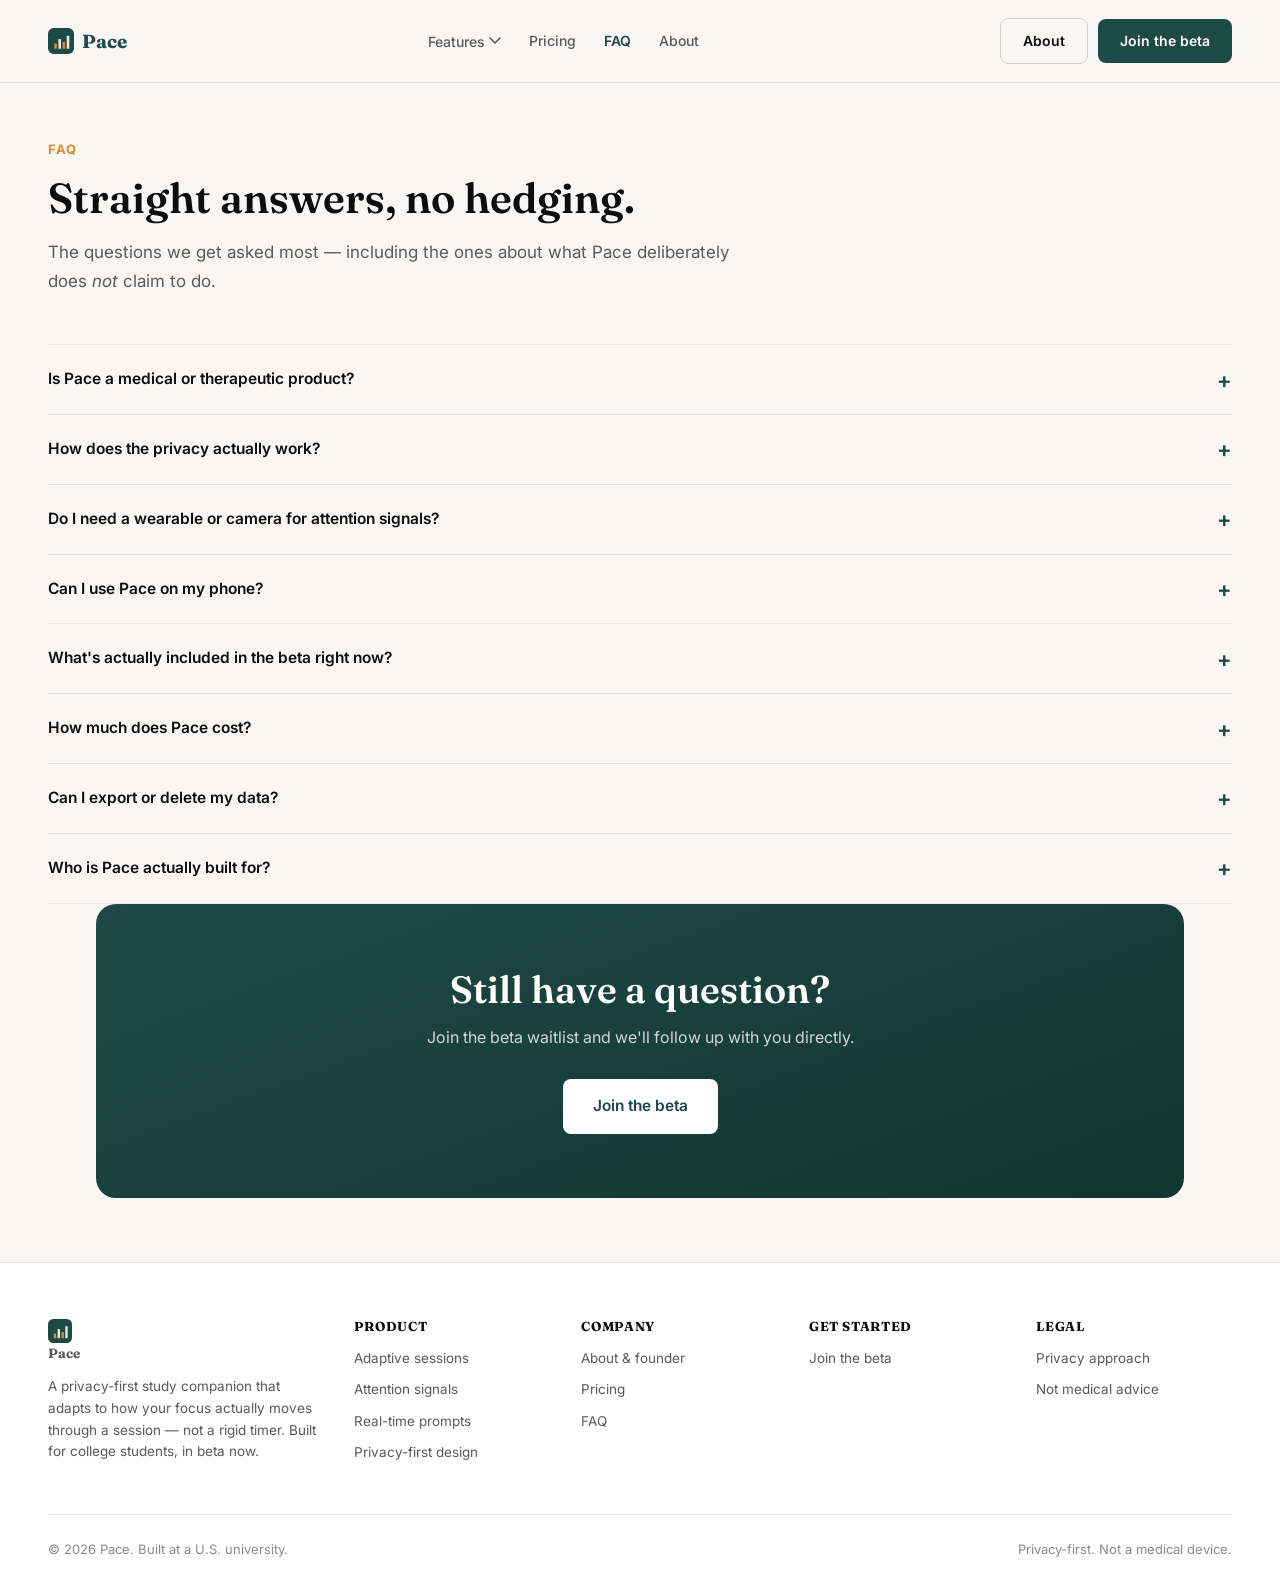
<file: faq.html>
<!DOCTYPE html>
<html lang="en">
<head>
<meta charset="UTF-8">
<meta name="viewport" content="width=device-width, initial-scale=1.0">
<title>FAQ — Pace</title>
<meta name="description" content="Straight answers about privacy, pricing, the beta, and what Pace is (and isn't) — including our stance on medical claims.">
<meta property="og:title" content="FAQ — Pace">
<meta property="og:description" content="Straight answers about privacy, pricing, the beta, and what Pace is (and isn't) — including our stance on medical claims.">
<meta property="og:type" content="website">
<meta property="og:url" content="https://zhuhroscar-tech.github.io/pace-website/faq.html">
<meta name="twitter:card" content="summary_large_image">
<link rel="canonical" href="https://zhuhroscar-tech.github.io/pace-website/faq.html">
<link rel="preconnect" href="https://fonts.googleapis.com">
<link rel="preconnect" href="https://fonts.gstatic.com" crossorigin>
<link href="https://fonts.googleapis.com/css2?family=Fraunces:opsz,wght@9..144,500;9..144,600;9..144,700&family=Inter:wght@400;500;600;700&display=swap" rel="stylesheet">
<link rel="icon" href="data:image/svg+xml,%3Csvg xmlns='http://www.w3.org/2000/svg' viewBox='0 0 100 100'%3E%3Crect width='100' height='100' rx='22' fill='%231E4A46'/%3E%3Crect x='24' y='60' width='10' height='20' rx='2' fill='%23D98F2B'/%3E%3Crect x='40' y='42' width='10' height='38' rx='2' fill='%23EAE8E0'/%3E%3Crect x='56' y='54' width='10' height='26' rx='2' fill='%23D98F2B'/%3E%3Crect x='72' y='30' width='10' height='50' rx='2' fill='%23EAE8E0'/%3E%3C/svg%3E">
<link rel="stylesheet" href="assets/css/base.css">
<link rel="stylesheet" href="assets/css/components.css">

</head>
<body>
<!-- Pace shared header partial (injected by build.py) -->

<a href="#main" class="skip-link">Skip to main content</a>

<header class="site-header">
  <div class="wrap header-inner">
    <a href="index.html" class="logo">
      <svg viewBox="0 0 100 100" width="26" height="26" aria-hidden="true">
        <rect width="100" height="100" rx="22" fill="#1E4A46"/>
        <rect x="24" y="60" width="10" height="20" rx="2" fill="#D98F2B"/>
        <rect x="40" y="42" width="10" height="38" rx="2" fill="#EAE8E0"/>
        <rect x="56" y="54" width="10" height="26" rx="2" fill="#D98F2B"/>
        <rect x="72" y="30" width="10" height="50" rx="2" fill="#EAE8E0"/>
      </svg>
      Pace
    </a>

    <nav class="header-nav" aria-label="Primary">
      <div class="nav-dropdown">
        <button class="nav-dropdown-trigger" aria-expanded="false" aria-haspopup="true">
          Features
          <svg viewBox="0 0 12 8" fill="none" aria-hidden="true"><path d="M1 1L6 6L11 1" stroke="currentColor" stroke-width="1.5" stroke-linecap="round"/></svg>
        </button>
        <div class="nav-dropdown-menu">
          <a href="features/adaptive-sessions.html"><strong>Adaptive sessions</strong><span>Sessions that flex to how you're actually doing</span></a>
          <a href="features/attention-signals.html"><strong>Attention signals</strong><span>A simple check-in you control, no wearables</span></a>
          <a href="features/real-time-prompts.html"><strong>Real-time prompts</strong><span>Gentle nudges, not nagging</span></a>
          <a href="features/privacy.html"><strong>Privacy-first design</strong><span>What stays on your device, always</span></a>
        </div>
      </div>
      <a href="pricing.html">Pricing</a>
      <a href="faq.html" aria-current="page">FAQ</a>
      <a href="about.html">About</a>
    </nav>

    <div class="header-actions">
      <a class="btn btn-secondary" href="about.html">About</a>
      <a class="btn btn-primary" href="waitlist.html">Join the beta</a>
      <button class="menu-toggle" aria-label="Open menu" aria-expanded="false">
        <svg width="20" height="20" viewBox="0 0 20 20" fill="none" aria-hidden="true">
          <path d="M2 5h16M2 10h16M2 15h16" stroke="currentColor" stroke-width="1.6" stroke-linecap="round"/>
        </svg>
      </button>
    </div>
  </div>
</header>

<div class="mobile-nav" aria-hidden="true">
  <div class="mobile-nav-header">
    <span class="logo">Pace</span>
    <button class="mobile-nav-close" aria-label="Close menu" style="background:none;border:1px solid var(--border);border-radius:8px;padding:8px 10px;cursor:pointer;">
      <svg width="18" height="18" viewBox="0 0 18 18" fill="none" aria-hidden="true"><path d="M2 2L16 16M16 2L2 16" stroke="currentColor" stroke-width="1.6" stroke-linecap="round"/></svg>
    </button>
  </div>
  <a href="features/adaptive-sessions.html">Adaptive sessions</a>
  <a href="features/attention-signals.html">Attention signals</a>
  <a href="features/real-time-prompts.html">Real-time prompts</a>
  <a href="features/privacy.html">Privacy-first design</a>
  <a href="pricing.html">Pricing</a>
  <a href="faq.html">FAQ</a>
  <a href="about.html">About</a>
  <a class="btn btn-primary" href="waitlist.html">Join the beta</a>
</div>

<main id="main">
  <section class="wrap" style="padding-top:56px;">
    <div class="section-head" data-reveal="0">
      <span class="eyebrow">FAQ</span>
      <h2>Straight answers, no hedging.</h2>
      <p class="lede">The questions we get asked most — including the ones about what Pace deliberately does <em>not</em> claim to do.</p>
    </div>
    <div class="faq-list" data-reveal="1">
      <div class="faq-item" id="medical">
        <div class="faq-summary" role="button" tabindex="0" aria-expanded="false">Is Pace a medical or therapeutic product?</div>
        <div class="faq-answer"><p>No. Pace is a study-focus tool. It does not diagnose, treat, or manage ADHD or any other condition, and it is not a substitute for medical or mental health care. If you're navigating attention challenges, please talk to a qualified professional — Pace is meant to complement good study habits, not replace clinical support.</p></div>
      </div>
      <div class="faq-item" id="privacy-data">
        <div class="faq-summary" role="button" tabindex="0" aria-expanded="false">How does the privacy actually work?</div>
        <div class="faq-answer"><p>Session data — your tasks, check-ins, and reports — lives in your browser's local storage by default. Nothing is sent to a server unless you explicitly choose to export or sync it. There's no login required to try the demo. See the full breakdown on our <a href='features/privacy.html' style="text-decoration:underline;color:var(--accent);">privacy page</a>.</p></div>
      </div>
      <div class="faq-item" id="wearables">
        <div class="faq-summary" role="button" tabindex="0" aria-expanded="false">Do I need a wearable or camera for attention signals?</div>
        <div class="faq-answer"><p>No. Attention signals in Pace are a simple, optional check-in — you tap 'focused,' 'drifting,' or 'fading' yourself. There's no camera access, no microphone access, and no wearable integration. You're always in control of what you share.</p></div>
      </div>
      <div class="faq-item" id="mobile">
        <div class="faq-summary" role="button" tabindex="0" aria-expanded="false">Can I use Pace on my phone?</div>
        <div class="faq-answer"><p>Pace is web-first and works in any modern browser on desktop or mobile. The experience is currently optimized for larger screens, but the core session flow is fully usable on a phone.</p></div>
      </div>
      <div class="faq-item" id="beta">
        <div class="faq-summary" role="button" tabindex="0" aria-expanded="false">What's actually included in the beta right now?</div>
        <div class="faq-answer"><p>The full adaptive session flow: task setup, real-time prompts based on your check-ins, and an end-of-session report. Pro features like cross-device sync and smart scheduling are planned but not built yet — see <a href='pricing.html' style="text-decoration:underline;color:var(--accent);">pricing</a> for details.</p></div>
      </div>
      <div class="faq-item" id="cost">
        <div class="faq-summary" role="button" tabindex="0" aria-expanded="false">How much does Pace cost?</div>
        <div class="faq-answer"><p>Pace is completely free during the beta — no credit card required. We haven't finalized pricing for a future Pro tier; when we do, the current beta feature set will remain free.</p></div>
      </div>
      <div class="faq-item" id="data-export">
        <div class="faq-summary" role="button" tabindex="0" aria-expanded="false">Can I export or delete my data?</div>
        <div class="faq-answer"><p>Yes. Because your data lives locally in your browser, you control it directly — clearing your browser storage removes it. We're building an explicit export/delete option into the app as part of the beta as well.</p></div>
      </div>
      <div class="faq-item" id="who-for">
        <div class="faq-summary" role="button" tabindex="0" aria-expanded="false">Who is Pace actually built for?</div>
        <div class="faq-answer"><p>College students who find that generic timers and productivity apps don't match how their focus actually behaves during a study session — including students who experience ADHD or attention challenges, though Pace is designed to be useful for anyone who wants a more responsive way to study.</p></div>
      </div>
    </div>
  </section>

  <section class="wrap">
    <div class="final-cta" data-reveal="0">
      <h2>Still have a question?</h2>
      <p>Join the beta waitlist and we'll follow up with you directly.</p>
      <a class="btn btn-primary btn-lg" href="waitlist.html">Join the beta</a>
    </div>
  </section>
</main>
<!-- Pace shared footer partial (injected by build.py) -->

<footer class="site-footer">
  <div class="wrap">
    <div class="footer-grid">
      <div class="footer-col footer-brand">
        <a href="index.html" class="logo">
          <svg viewBox="0 0 100 100" width="24" height="24" aria-hidden="true">
            <rect width="100" height="100" rx="22" fill="#1E4A46"/>
            <rect x="24" y="60" width="10" height="20" rx="2" fill="#D98F2B"/>
            <rect x="40" y="42" width="10" height="38" rx="2" fill="#EAE8E0"/>
            <rect x="56" y="54" width="10" height="26" rx="2" fill="#D98F2B"/>
            <rect x="72" y="30" width="10" height="50" rx="2" fill="#EAE8E0"/>
          </svg>
          Pace
        </a>
        <p>A privacy-first study companion that adapts to how your focus actually moves through a session — not a rigid timer. Built for college students, in beta now.</p>
      </div>
      <div class="footer-col">
        <h4>Product</h4>
        <a href="features/adaptive-sessions.html">Adaptive sessions</a>
        <a href="features/attention-signals.html">Attention signals</a>
        <a href="features/real-time-prompts.html">Real-time prompts</a>
        <a href="features/privacy.html">Privacy-first design</a>
      </div>
      <div class="footer-col">
        <h4>Company</h4>
        <a href="about.html">About &amp; founder</a>
        <a href="pricing.html">Pricing</a>
        <a href="faq.html">FAQ</a>
      </div>
      <div class="footer-col">
        <h4>Get started</h4>
        <a href="waitlist.html">Join the beta</a>
      </div>
      <div class="footer-col">
        <h4>Legal</h4>
        <a href="features/privacy.html">Privacy approach</a>
        <a href="faq.html#medical">Not medical advice</a>
      </div>
    </div>
    <div class="footer-bottom">
      <span>© 2026 Pace. Built at a U.S. university.</span>
      <span>Privacy-first. Not a medical device.</span>
    </div>
  </div>
</footer>

<script src="assets/js/site.js"></script>

</body>
</html>
</file>
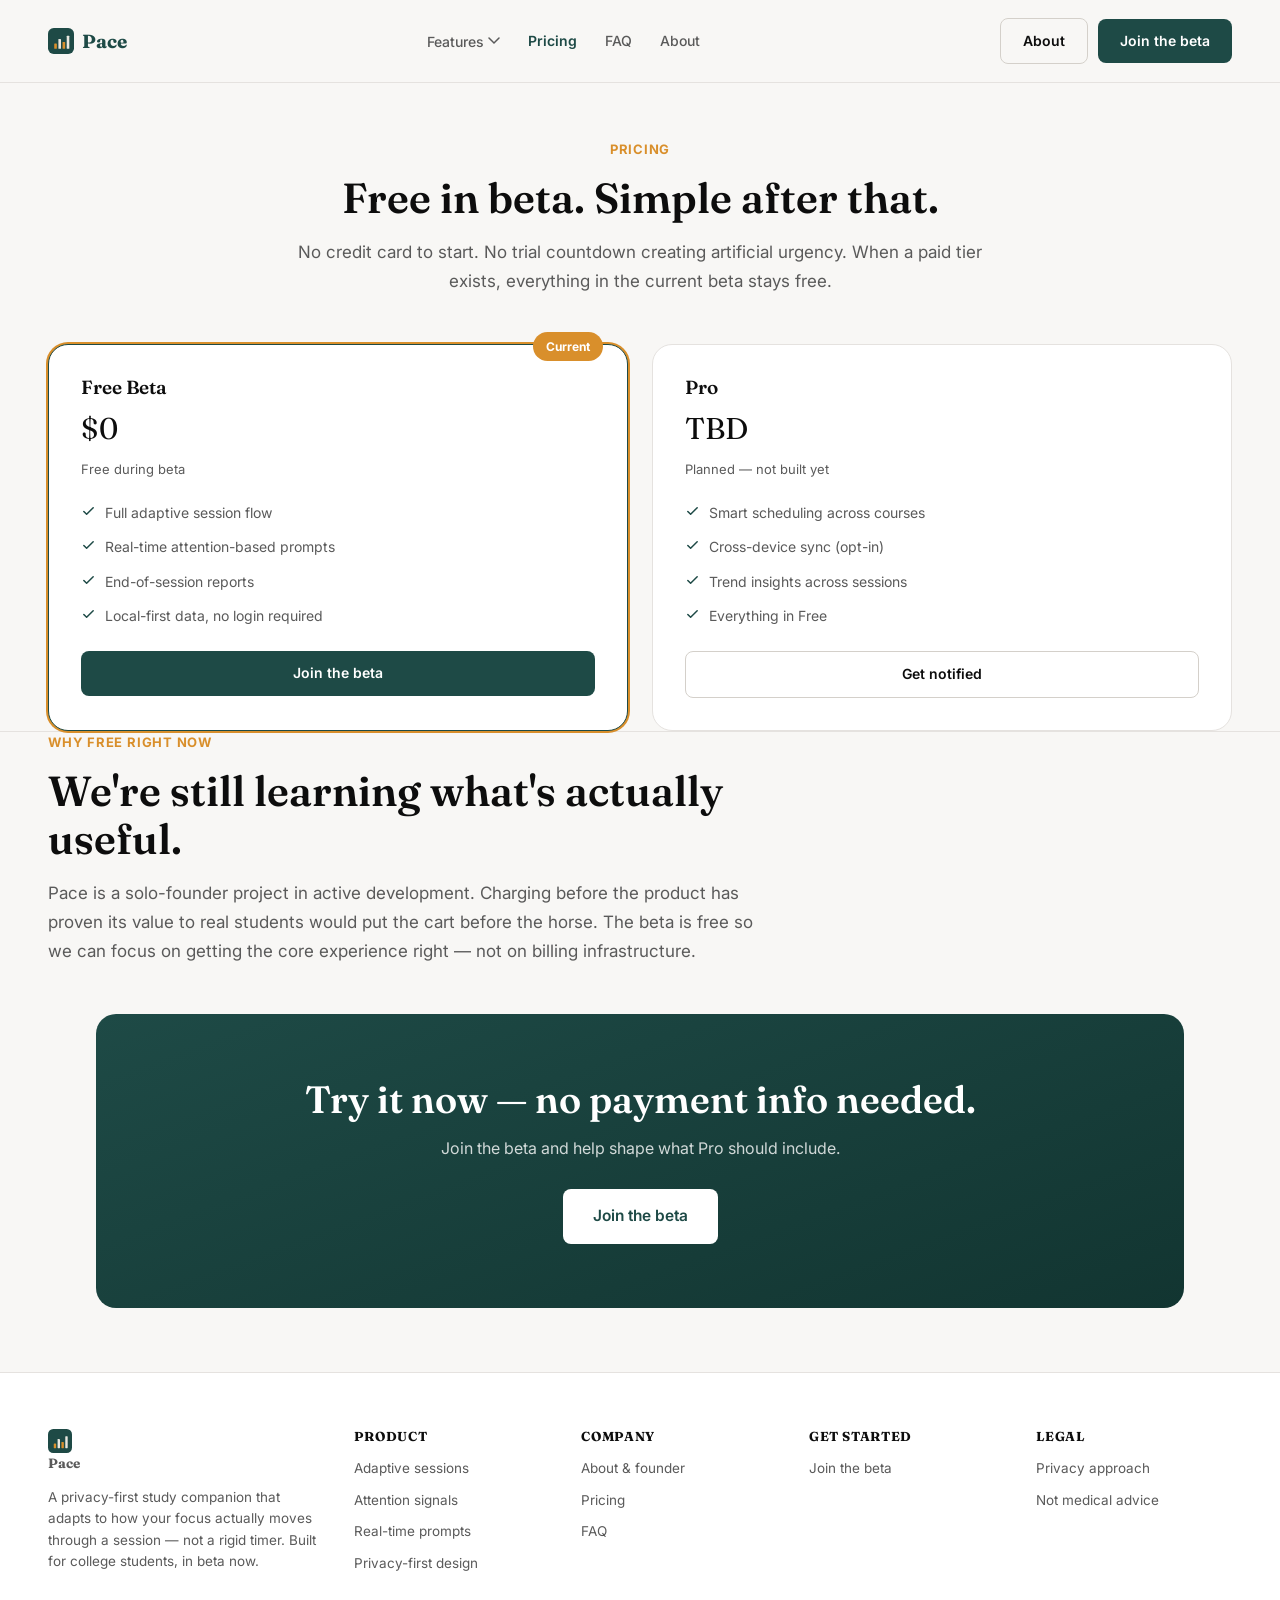
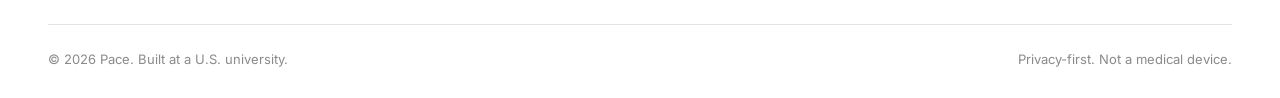
<file: pricing.html>
<!DOCTYPE html>
<html lang="en">
<head>
<meta charset="UTF-8">
<meta name="viewport" content="width=device-width, initial-scale=1.0">
<title>Pricing — Pace</title>
<meta name="description" content="Pace is free during the beta. No credit card, no trial countdown. See what's included now and what's planned for a future Pro tier.">
<meta property="og:title" content="Pricing — Pace">
<meta property="og:description" content="Pace is free during the beta. No credit card, no trial countdown. See what's included now and what's planned for a future Pro tier.">
<meta property="og:type" content="website">
<meta property="og:url" content="https://zhuhroscar-tech.github.io/pace-website/pricing.html">
<meta name="twitter:card" content="summary_large_image">
<link rel="canonical" href="https://zhuhroscar-tech.github.io/pace-website/pricing.html">
<link rel="preconnect" href="https://fonts.googleapis.com">
<link rel="preconnect" href="https://fonts.gstatic.com" crossorigin>
<link href="https://fonts.googleapis.com/css2?family=Fraunces:opsz,wght@9..144,500;9..144,600;9..144,700&family=Inter:wght@400;500;600;700&display=swap" rel="stylesheet">
<link rel="icon" href="data:image/svg+xml,%3Csvg xmlns='http://www.w3.org/2000/svg' viewBox='0 0 100 100'%3E%3Crect width='100' height='100' rx='22' fill='%231E4A46'/%3E%3Crect x='24' y='60' width='10' height='20' rx='2' fill='%23D98F2B'/%3E%3Crect x='40' y='42' width='10' height='38' rx='2' fill='%23EAE8E0'/%3E%3Crect x='56' y='54' width='10' height='26' rx='2' fill='%23D98F2B'/%3E%3Crect x='72' y='30' width='10' height='50' rx='2' fill='%23EAE8E0'/%3E%3C/svg%3E">
<link rel="stylesheet" href="assets/css/base.css">
<link rel="stylesheet" href="assets/css/components.css">

</head>
<body>
<!-- Pace shared header partial (injected by build.py) -->

<a href="#main" class="skip-link">Skip to main content</a>

<header class="site-header">
  <div class="wrap header-inner">
    <a href="index.html" class="logo">
      <svg viewBox="0 0 100 100" width="26" height="26" aria-hidden="true">
        <rect width="100" height="100" rx="22" fill="#1E4A46"/>
        <rect x="24" y="60" width="10" height="20" rx="2" fill="#D98F2B"/>
        <rect x="40" y="42" width="10" height="38" rx="2" fill="#EAE8E0"/>
        <rect x="56" y="54" width="10" height="26" rx="2" fill="#D98F2B"/>
        <rect x="72" y="30" width="10" height="50" rx="2" fill="#EAE8E0"/>
      </svg>
      Pace
    </a>

    <nav class="header-nav" aria-label="Primary">
      <div class="nav-dropdown">
        <button class="nav-dropdown-trigger" aria-expanded="false" aria-haspopup="true">
          Features
          <svg viewBox="0 0 12 8" fill="none" aria-hidden="true"><path d="M1 1L6 6L11 1" stroke="currentColor" stroke-width="1.5" stroke-linecap="round"/></svg>
        </button>
        <div class="nav-dropdown-menu">
          <a href="features/adaptive-sessions.html"><strong>Adaptive sessions</strong><span>Sessions that flex to how you're actually doing</span></a>
          <a href="features/attention-signals.html"><strong>Attention signals</strong><span>A simple check-in you control, no wearables</span></a>
          <a href="features/real-time-prompts.html"><strong>Real-time prompts</strong><span>Gentle nudges, not nagging</span></a>
          <a href="features/privacy.html"><strong>Privacy-first design</strong><span>What stays on your device, always</span></a>
        </div>
      </div>
      <a href="pricing.html" aria-current="page">Pricing</a>
      <a href="faq.html">FAQ</a>
      <a href="about.html">About</a>
    </nav>

    <div class="header-actions">
      <a class="btn btn-secondary" href="about.html">About</a>
      <a class="btn btn-primary" href="waitlist.html">Join the beta</a>
      <button class="menu-toggle" aria-label="Open menu" aria-expanded="false">
        <svg width="20" height="20" viewBox="0 0 20 20" fill="none" aria-hidden="true">
          <path d="M2 5h16M2 10h16M2 15h16" stroke="currentColor" stroke-width="1.6" stroke-linecap="round"/>
        </svg>
      </button>
    </div>
  </div>
</header>

<div class="mobile-nav" aria-hidden="true">
  <div class="mobile-nav-header">
    <span class="logo">Pace</span>
    <button class="mobile-nav-close" aria-label="Close menu" style="background:none;border:1px solid var(--border);border-radius:8px;padding:8px 10px;cursor:pointer;">
      <svg width="18" height="18" viewBox="0 0 18 18" fill="none" aria-hidden="true"><path d="M2 2L16 16M16 2L2 16" stroke="currentColor" stroke-width="1.6" stroke-linecap="round"/></svg>
    </button>
  </div>
  <a href="features/adaptive-sessions.html">Adaptive sessions</a>
  <a href="features/attention-signals.html">Attention signals</a>
  <a href="features/real-time-prompts.html">Real-time prompts</a>
  <a href="features/privacy.html">Privacy-first design</a>
  <a href="pricing.html">Pricing</a>
  <a href="faq.html">FAQ</a>
  <a href="about.html">About</a>
  <a class="btn btn-primary" href="waitlist.html">Join the beta</a>
</div>

<main id="main">
  <section class="wrap" style="padding-top:56px;">
    <div class="section-head center" data-reveal="0">
      <span class="eyebrow">Pricing</span>
      <h2>Free in beta. Simple after that.</h2>
      <p class="lede">No credit card to start. No trial countdown creating artificial urgency. When a paid tier exists, everything in the current beta stays free.</p>
    </div>
    <div class="pricing-grid" data-reveal="1">
      <div class="price-card active">
        <div class="badge">Current</div>
        <h3>Free Beta</h3>
        <div class="price">$0</div>
        <div class="period">Free during beta</div>
        <ul>
          <li><svg viewBox="0 0 16 16" fill="none"><path d="M3 8l3 3 7-7" stroke="currentColor" stroke-width="1.6" stroke-linecap="round" stroke-linejoin="round"/></svg>Full adaptive session flow</li>
          <li><svg viewBox="0 0 16 16" fill="none"><path d="M3 8l3 3 7-7" stroke="currentColor" stroke-width="1.6" stroke-linecap="round" stroke-linejoin="round"/></svg>Real-time attention-based prompts</li>
          <li><svg viewBox="0 0 16 16" fill="none"><path d="M3 8l3 3 7-7" stroke="currentColor" stroke-width="1.6" stroke-linecap="round" stroke-linejoin="round"/></svg>End-of-session reports</li>
          <li><svg viewBox="0 0 16 16" fill="none"><path d="M3 8l3 3 7-7" stroke="currentColor" stroke-width="1.6" stroke-linecap="round" stroke-linejoin="round"/></svg>Local-first data, no login required</li>
        </ul>
        <a class="btn btn-primary" href="waitlist.html">Join the beta</a>
      </div>
      <div class="price-card">
        <h3>Pro</h3>
        <div class="price">TBD</div>
        <div class="period">Planned — not built yet</div>
        <ul>
          <li><svg viewBox="0 0 16 16" fill="none"><path d="M3 8l3 3 7-7" stroke="currentColor" stroke-width="1.6" stroke-linecap="round" stroke-linejoin="round"/></svg>Smart scheduling across courses</li>
          <li><svg viewBox="0 0 16 16" fill="none"><path d="M3 8l3 3 7-7" stroke="currentColor" stroke-width="1.6" stroke-linecap="round" stroke-linejoin="round"/></svg>Cross-device sync (opt-in)</li>
          <li><svg viewBox="0 0 16 16" fill="none"><path d="M3 8l3 3 7-7" stroke="currentColor" stroke-width="1.6" stroke-linecap="round" stroke-linejoin="round"/></svg>Trend insights across sessions</li>
          <li><svg viewBox="0 0 16 16" fill="none"><path d="M3 8l3 3 7-7" stroke="currentColor" stroke-width="1.6" stroke-linecap="round" stroke-linejoin="round"/></svg>Everything in Free</li>
        </ul>
        <a class="btn btn-secondary" href="waitlist.html">Get notified</a>
      </div>
    </div>
  </section>

  <section class="wrap section-border">
    <div class="section-head" data-reveal="0">
      <span class="eyebrow">Why free right now</span>
      <h2>We're still learning what's actually useful.</h2>
      <p class="lede">Pace is a solo-founder project in active development. Charging before the product has proven its value to real students would put the cart before the horse. The beta is free so we can focus on getting the core experience right — not on billing infrastructure.</p>
    </div>
  </section>

  <section class="wrap">
    <div class="final-cta" data-reveal="0">
      <h2>Try it now — no payment info needed.</h2>
      <p>Join the beta and help shape what Pro should include.</p>
      <a class="btn btn-primary btn-lg" href="waitlist.html">Join the beta</a>
    </div>
  </section>
</main>
<!-- Pace shared footer partial (injected by build.py) -->

<footer class="site-footer">
  <div class="wrap">
    <div class="footer-grid">
      <div class="footer-col footer-brand">
        <a href="index.html" class="logo">
          <svg viewBox="0 0 100 100" width="24" height="24" aria-hidden="true">
            <rect width="100" height="100" rx="22" fill="#1E4A46"/>
            <rect x="24" y="60" width="10" height="20" rx="2" fill="#D98F2B"/>
            <rect x="40" y="42" width="10" height="38" rx="2" fill="#EAE8E0"/>
            <rect x="56" y="54" width="10" height="26" rx="2" fill="#D98F2B"/>
            <rect x="72" y="30" width="10" height="50" rx="2" fill="#EAE8E0"/>
          </svg>
          Pace
        </a>
        <p>A privacy-first study companion that adapts to how your focus actually moves through a session — not a rigid timer. Built for college students, in beta now.</p>
      </div>
      <div class="footer-col">
        <h4>Product</h4>
        <a href="features/adaptive-sessions.html">Adaptive sessions</a>
        <a href="features/attention-signals.html">Attention signals</a>
        <a href="features/real-time-prompts.html">Real-time prompts</a>
        <a href="features/privacy.html">Privacy-first design</a>
      </div>
      <div class="footer-col">
        <h4>Company</h4>
        <a href="about.html">About &amp; founder</a>
        <a href="pricing.html">Pricing</a>
        <a href="faq.html">FAQ</a>
      </div>
      <div class="footer-col">
        <h4>Get started</h4>
        <a href="waitlist.html">Join the beta</a>
      </div>
      <div class="footer-col">
        <h4>Legal</h4>
        <a href="features/privacy.html">Privacy approach</a>
        <a href="faq.html#medical">Not medical advice</a>
      </div>
    </div>
    <div class="footer-bottom">
      <span>© 2026 Pace. Built at a U.S. university.</span>
      <span>Privacy-first. Not a medical device.</span>
    </div>
  </div>
</footer>

<script src="assets/js/site.js"></script>

</body>
</html>
</file>
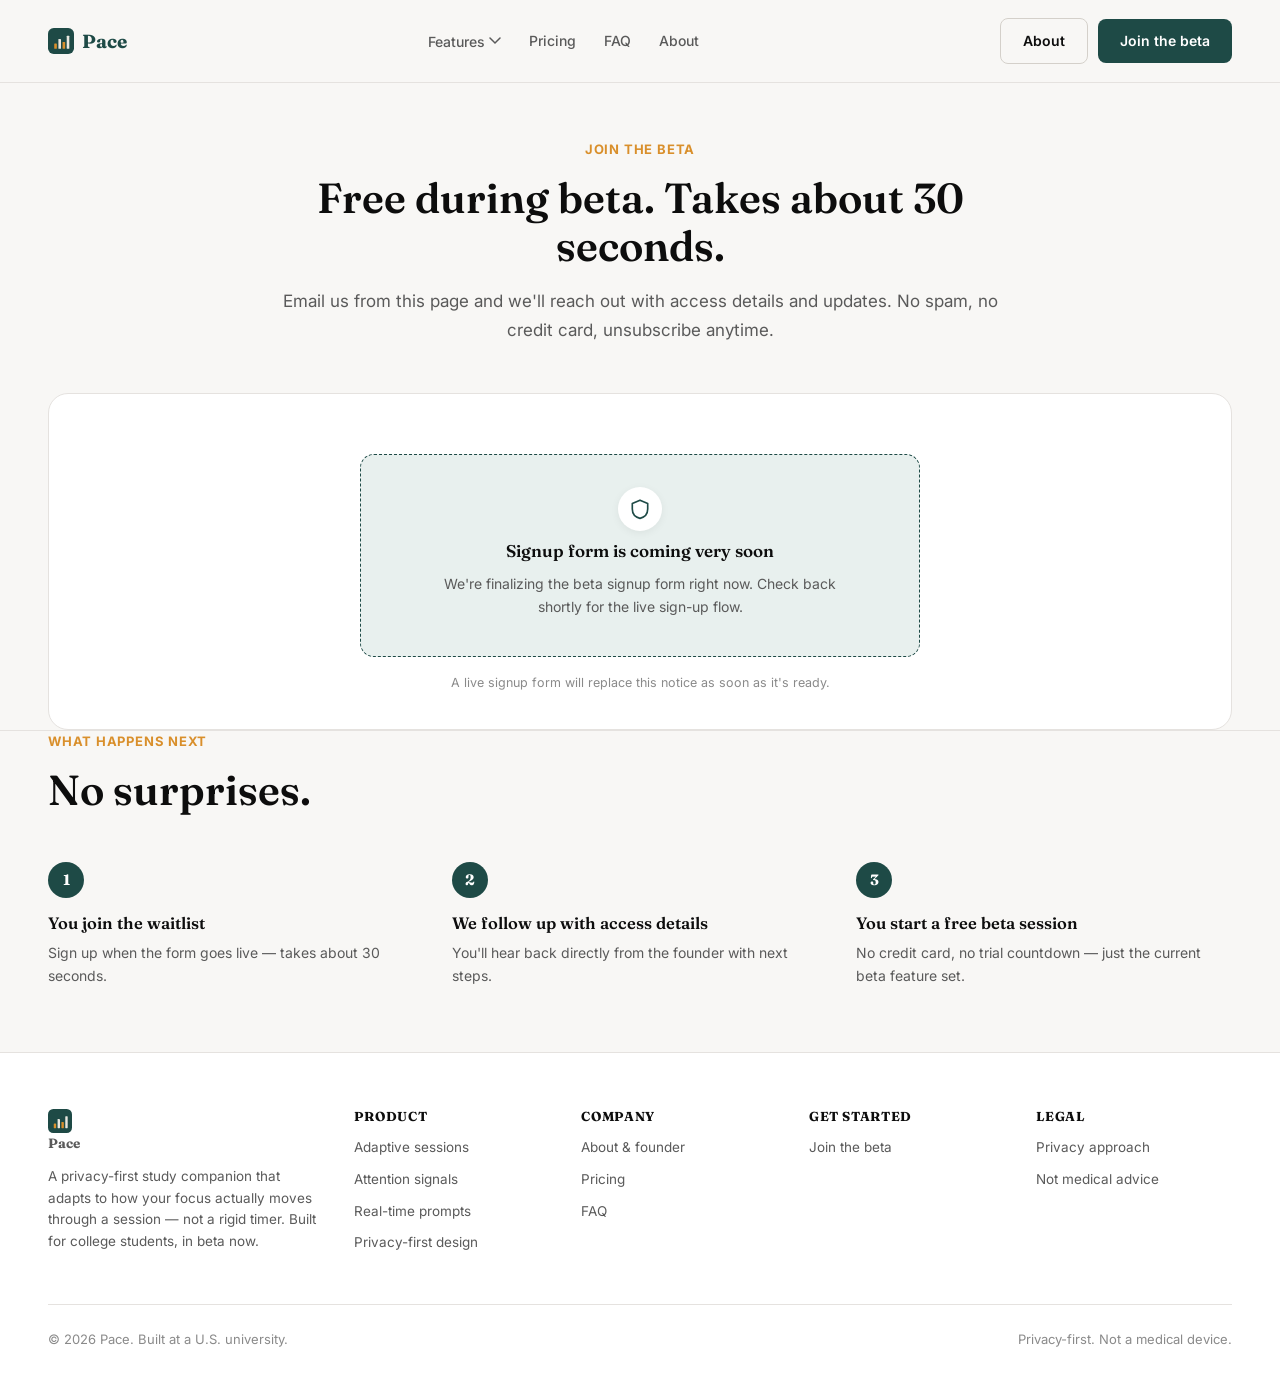
<file: waitlist.html>
<!DOCTYPE html>
<html lang="en">
<head>
<meta charset="UTF-8">
<meta name="viewport" content="width=device-width, initial-scale=1.0">
<title>Join the Beta — Pace</title>
<meta name="description" content="Join the Pace beta waitlist by email — free, no credit card, takes about 30 seconds.">
<meta property="og:title" content="Join the Beta — Pace">
<meta property="og:description" content="Join the Pace beta waitlist by email — free, no credit card, takes about 30 seconds.">
<meta property="og:type" content="website">
<meta property="og:url" content="https://zhuhroscar-tech.github.io/pace-website/waitlist.html">
<meta name="twitter:card" content="summary_large_image">
<link rel="canonical" href="https://zhuhroscar-tech.github.io/pace-website/waitlist.html">
<link rel="preconnect" href="https://fonts.googleapis.com">
<link rel="preconnect" href="https://fonts.gstatic.com" crossorigin>
<link href="https://fonts.googleapis.com/css2?family=Fraunces:opsz,wght@9..144,500;9..144,600;9..144,700&family=Inter:wght@400;500;600;700&display=swap" rel="stylesheet">
<link rel="icon" href="data:image/svg+xml,%3Csvg xmlns='http://www.w3.org/2000/svg' viewBox='0 0 100 100'%3E%3Crect width='100' height='100' rx='22' fill='%231E4A46'/%3E%3Crect x='24' y='60' width='10' height='20' rx='2' fill='%23D98F2B'/%3E%3Crect x='40' y='42' width='10' height='38' rx='2' fill='%23EAE8E0'/%3E%3Crect x='56' y='54' width='10' height='26' rx='2' fill='%23D98F2B'/%3E%3Crect x='72' y='30' width='10' height='50' rx='2' fill='%23EAE8E0'/%3E%3C/svg%3E">
<link rel="stylesheet" href="assets/css/base.css">
<link rel="stylesheet" href="assets/css/components.css">

</head>
<body>
<!-- Pace shared header partial (injected by build.py) -->

<a href="#main" class="skip-link">Skip to main content</a>

<header class="site-header">
  <div class="wrap header-inner">
    <a href="index.html" class="logo">
      <svg viewBox="0 0 100 100" width="26" height="26" aria-hidden="true">
        <rect width="100" height="100" rx="22" fill="#1E4A46"/>
        <rect x="24" y="60" width="10" height="20" rx="2" fill="#D98F2B"/>
        <rect x="40" y="42" width="10" height="38" rx="2" fill="#EAE8E0"/>
        <rect x="56" y="54" width="10" height="26" rx="2" fill="#D98F2B"/>
        <rect x="72" y="30" width="10" height="50" rx="2" fill="#EAE8E0"/>
      </svg>
      Pace
    </a>

    <nav class="header-nav" aria-label="Primary">
      <div class="nav-dropdown">
        <button class="nav-dropdown-trigger" aria-expanded="false" aria-haspopup="true">
          Features
          <svg viewBox="0 0 12 8" fill="none" aria-hidden="true"><path d="M1 1L6 6L11 1" stroke="currentColor" stroke-width="1.5" stroke-linecap="round"/></svg>
        </button>
        <div class="nav-dropdown-menu">
          <a href="features/adaptive-sessions.html"><strong>Adaptive sessions</strong><span>Sessions that flex to how you're actually doing</span></a>
          <a href="features/attention-signals.html"><strong>Attention signals</strong><span>A simple check-in you control, no wearables</span></a>
          <a href="features/real-time-prompts.html"><strong>Real-time prompts</strong><span>Gentle nudges, not nagging</span></a>
          <a href="features/privacy.html"><strong>Privacy-first design</strong><span>What stays on your device, always</span></a>
        </div>
      </div>
      <a href="pricing.html">Pricing</a>
      <a href="faq.html">FAQ</a>
      <a href="about.html">About</a>
    </nav>

    <div class="header-actions">
      <a class="btn btn-secondary" href="about.html">About</a>
      <a class="btn btn-primary" href="waitlist.html" aria-current="page">Join the beta</a>
      <button class="menu-toggle" aria-label="Open menu" aria-expanded="false">
        <svg width="20" height="20" viewBox="0 0 20 20" fill="none" aria-hidden="true">
          <path d="M2 5h16M2 10h16M2 15h16" stroke="currentColor" stroke-width="1.6" stroke-linecap="round"/>
        </svg>
      </button>
    </div>
  </div>
</header>

<div class="mobile-nav" aria-hidden="true">
  <div class="mobile-nav-header">
    <span class="logo">Pace</span>
    <button class="mobile-nav-close" aria-label="Close menu" style="background:none;border:1px solid var(--border);border-radius:8px;padding:8px 10px;cursor:pointer;">
      <svg width="18" height="18" viewBox="0 0 18 18" fill="none" aria-hidden="true"><path d="M2 2L16 16M16 2L2 16" stroke="currentColor" stroke-width="1.6" stroke-linecap="round"/></svg>
    </button>
  </div>
  <a href="features/adaptive-sessions.html">Adaptive sessions</a>
  <a href="features/attention-signals.html">Attention signals</a>
  <a href="features/real-time-prompts.html">Real-time prompts</a>
  <a href="features/privacy.html">Privacy-first design</a>
  <a href="pricing.html">Pricing</a>
  <a href="faq.html">FAQ</a>
  <a href="about.html">About</a>
  <a class="btn btn-primary" href="waitlist.html">Join the beta</a>
</div>

<main id="main">
  <section class="wrap" style="padding-top:56px;">
    <div class="section-head center" data-reveal="0">
      <span class="eyebrow">Join the beta</span>
      <h2>Free during beta. Takes about 30 seconds.</h2>
      <p class="lede">Email us from this page and we'll reach out with access details and updates. No spam, no credit card, unsubscribe anytime.</p>
    </div>

    <div class="waitlist-block" data-reveal="1">
      <div class="waitlist-form-wrap">
        <!--
          WAITLIST FORM STATUS: intentionally not embedded yet.
          Rationale: an iframe pointed at a placeholder URL is a
          broken/dead element, which the build standard here treats as
          worse than an honest "not live yet" state. Swap this block
          for a real signup form the moment one exists.
        -->
        <div class="waitlist-pending" role="status">
          <div class="waitlist-pending-icon" aria-hidden="true">
            <svg viewBox="0 0 20 20" fill="none" width="22" height="22"><path d="M10 2L3 5v5c0 4.5 3 7.5 7 8.5 4-1 7-4 7-8.5V5l-7-3z" stroke="currentColor" stroke-width="1.5" stroke-linejoin="round"/></svg>
          </div>
          <h3>Signup form is coming very soon</h3>
          <p>We're finalizing the beta signup form right now. Check back shortly for the live sign-up flow.</p>
        </div>
        <p style="font-size:12.5px;color:var(--text-faint);margin-top:16px;">
          A live signup form will replace this notice as soon as it's ready.
        </p>
      </div>
    </div>
  </section>

  <section class="wrap section-border">
    <div class="section-head" data-reveal="0">
      <span class="eyebrow">What happens next</span>
      <h2>No surprises.</h2>
    </div>
    <div class="steps">
      <div class="step" data-reveal="1">
        <div class="step-num">1</div>
        <h4>You join the waitlist</h4>
        <p>Sign up when the form goes live — takes about 30 seconds.</p>
      </div>
      <div class="step" data-reveal="2">
        <div class="step-num">2</div>
        <h4>We follow up with access details</h4>
        <p>You'll hear back directly from the founder with next steps.</p>
      </div>
      <div class="step" data-reveal="3">
        <div class="step-num">3</div>
        <h4>You start a free beta session</h4>
        <p>No credit card, no trial countdown — just the current beta feature set.</p>
      </div>
    </div>
  </section>
</main>
<!-- Pace shared footer partial (injected by build.py) -->

<footer class="site-footer">
  <div class="wrap">
    <div class="footer-grid">
      <div class="footer-col footer-brand">
        <a href="index.html" class="logo">
          <svg viewBox="0 0 100 100" width="24" height="24" aria-hidden="true">
            <rect width="100" height="100" rx="22" fill="#1E4A46"/>
            <rect x="24" y="60" width="10" height="20" rx="2" fill="#D98F2B"/>
            <rect x="40" y="42" width="10" height="38" rx="2" fill="#EAE8E0"/>
            <rect x="56" y="54" width="10" height="26" rx="2" fill="#D98F2B"/>
            <rect x="72" y="30" width="10" height="50" rx="2" fill="#EAE8E0"/>
          </svg>
          Pace
        </a>
        <p>A privacy-first study companion that adapts to how your focus actually moves through a session — not a rigid timer. Built for college students, in beta now.</p>
      </div>
      <div class="footer-col">
        <h4>Product</h4>
        <a href="features/adaptive-sessions.html">Adaptive sessions</a>
        <a href="features/attention-signals.html">Attention signals</a>
        <a href="features/real-time-prompts.html">Real-time prompts</a>
        <a href="features/privacy.html">Privacy-first design</a>
      </div>
      <div class="footer-col">
        <h4>Company</h4>
        <a href="about.html">About &amp; founder</a>
        <a href="pricing.html">Pricing</a>
        <a href="faq.html">FAQ</a>
      </div>
      <div class="footer-col">
        <h4>Get started</h4>
        <a href="waitlist.html">Join the beta</a>
      </div>
      <div class="footer-col">
        <h4>Legal</h4>
        <a href="features/privacy.html">Privacy approach</a>
        <a href="faq.html#medical">Not medical advice</a>
      </div>
    </div>
    <div class="footer-bottom">
      <span>© 2026 Pace. Built at a U.S. university.</span>
      <span>Privacy-first. Not a medical device.</span>
    </div>
  </div>
</footer>

<script src="assets/js/site.js"></script>

</body>
</html>
</file>
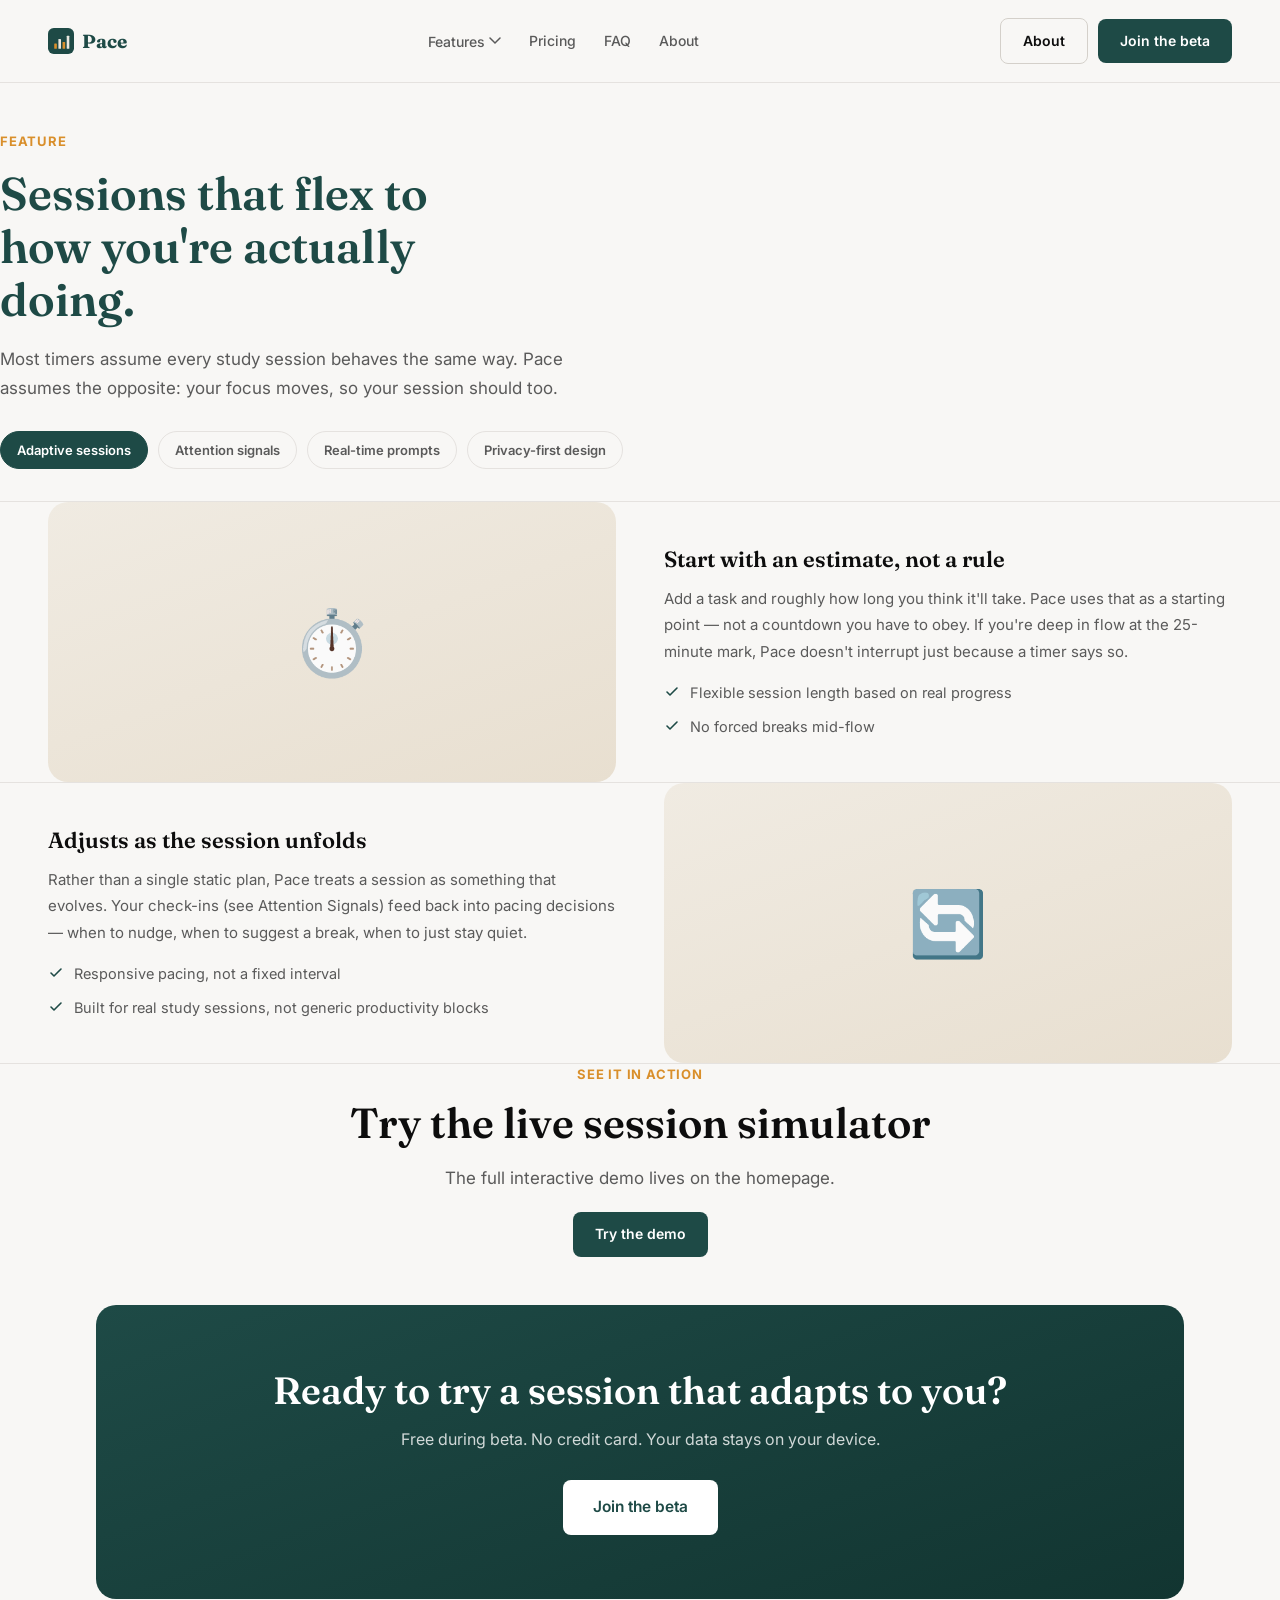
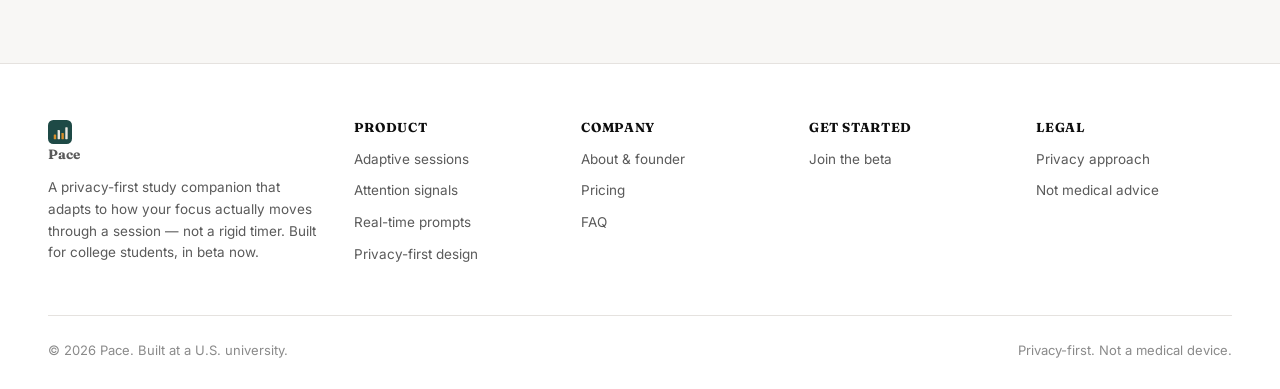
<file: features/adaptive-sessions.html>
<!DOCTYPE html>
<html lang="en">
<head>
<meta charset="UTF-8">
<meta name="viewport" content="width=device-width, initial-scale=1.0">
<title>Adaptive Sessions — Pace</title>
<meta name="description" content="Pace adjusts your study session in real time based on how it's actually going, instead of forcing a fixed timer on every task.">
<meta property="og:title" content="Adaptive Sessions — Pace">
<meta property="og:description" content="Pace adjusts your study session in real time based on how it's actually going, instead of forcing a fixed timer on every task.">
<meta property="og:type" content="website">
<meta property="og:url" content="https://zhuhroscar-tech.github.io/pace-website/features/adaptive-sessions.html">
<meta name="twitter:card" content="summary_large_image">
<link rel="canonical" href="https://zhuhroscar-tech.github.io/pace-website/features/adaptive-sessions.html">
<link rel="preconnect" href="https://fonts.googleapis.com">
<link rel="preconnect" href="https://fonts.gstatic.com" crossorigin>
<link href="https://fonts.googleapis.com/css2?family=Fraunces:opsz,wght@9..144,500;9..144,600;9..144,700&family=Inter:wght@400;500;600;700&display=swap" rel="stylesheet">
<link rel="icon" href="data:image/svg+xml,%3Csvg xmlns='http://www.w3.org/2000/svg' viewBox='0 0 100 100'%3E%3Crect width='100' height='100' rx='22' fill='%231E4A46'/%3E%3Crect x='24' y='60' width='10' height='20' rx='2' fill='%23D98F2B'/%3E%3Crect x='40' y='42' width='10' height='38' rx='2' fill='%23EAE8E0'/%3E%3Crect x='56' y='54' width='10' height='26' rx='2' fill='%23D98F2B'/%3E%3Crect x='72' y='30' width='10' height='50' rx='2' fill='%23EAE8E0'/%3E%3C/svg%3E">
<link rel="stylesheet" href="../assets/css/base.css">
<link rel="stylesheet" href="../assets/css/components.css">

</head>
<body>
<!-- Pace shared header partial (injected by build.py) -->

<a href="#main" class="skip-link">Skip to main content</a>

<header class="site-header">
  <div class="wrap header-inner">
    <a href="../index.html" class="logo">
      <svg viewBox="0 0 100 100" width="26" height="26" aria-hidden="true">
        <rect width="100" height="100" rx="22" fill="#1E4A46"/>
        <rect x="24" y="60" width="10" height="20" rx="2" fill="#D98F2B"/>
        <rect x="40" y="42" width="10" height="38" rx="2" fill="#EAE8E0"/>
        <rect x="56" y="54" width="10" height="26" rx="2" fill="#D98F2B"/>
        <rect x="72" y="30" width="10" height="50" rx="2" fill="#EAE8E0"/>
      </svg>
      Pace
    </a>

    <nav class="header-nav" aria-label="Primary">
      <div class="nav-dropdown">
        <button class="nav-dropdown-trigger" aria-expanded="false" aria-haspopup="true">
          Features
          <svg viewBox="0 0 12 8" fill="none" aria-hidden="true"><path d="M1 1L6 6L11 1" stroke="currentColor" stroke-width="1.5" stroke-linecap="round"/></svg>
        </button>
        <div class="nav-dropdown-menu">
          <a href="adaptive-sessions.html"><strong>Adaptive sessions</strong><span>Sessions that flex to how you're actually doing</span></a>
          <a href="attention-signals.html"><strong>Attention signals</strong><span>A simple check-in you control, no wearables</span></a>
          <a href="real-time-prompts.html"><strong>Real-time prompts</strong><span>Gentle nudges, not nagging</span></a>
          <a href="privacy.html"><strong>Privacy-first design</strong><span>What stays on your device, always</span></a>
        </div>
      </div>
      <a href="../pricing.html">Pricing</a>
      <a href="../faq.html">FAQ</a>
      <a href="../about.html">About</a>
    </nav>

    <div class="header-actions">
      <a class="btn btn-secondary" href="../about.html">About</a>
      <a class="btn btn-primary" href="../waitlist.html">Join the beta</a>
      <button class="menu-toggle" aria-label="Open menu" aria-expanded="false">
        <svg width="20" height="20" viewBox="0 0 20 20" fill="none" aria-hidden="true">
          <path d="M2 5h16M2 10h16M2 15h16" stroke="currentColor" stroke-width="1.6" stroke-linecap="round"/>
        </svg>
      </button>
    </div>
  </div>
</header>

<div class="mobile-nav" aria-hidden="true">
  <div class="mobile-nav-header">
    <span class="logo">Pace</span>
    <button class="mobile-nav-close" aria-label="Close menu" style="background:none;border:1px solid var(--border);border-radius:8px;padding:8px 10px;cursor:pointer;">
      <svg width="18" height="18" viewBox="0 0 18 18" fill="none" aria-hidden="true"><path d="M2 2L16 16M16 2L2 16" stroke="currentColor" stroke-width="1.6" stroke-linecap="round"/></svg>
    </button>
  </div>
  <a href="adaptive-sessions.html">Adaptive sessions</a>
  <a href="attention-signals.html">Attention signals</a>
  <a href="real-time-prompts.html">Real-time prompts</a>
  <a href="privacy.html">Privacy-first design</a>
  <a href="../pricing.html">Pricing</a>
  <a href="../faq.html">FAQ</a>
  <a href="../about.html">About</a>
  <a class="btn btn-primary" href="../waitlist.html">Join the beta</a>
</div>

<main id="main">
  <section class="feature-hero wrap">
    <span class="eyebrow">Feature</span>
    <h1>Sessions that flex to how you're actually doing.</h1>
    <p class="lede">Most timers assume every study session behaves the same way. Pace assumes the opposite: your focus moves, so your session should too.</p>
    <div class="feature-nav-pills">
      <a class="feature-nav-pill" aria-current="page" href="adaptive-sessions.html">Adaptive sessions</a>
      <a class="feature-nav-pill" href="attention-signals.html">Attention signals</a>
      <a class="feature-nav-pill" href="real-time-prompts.html">Real-time prompts</a>
      <a class="feature-nav-pill" href="privacy.html">Privacy-first design</a>
    </div>
  </section>

  <section class="wrap section-border">
    <div class="detail-block" data-reveal="0">
      <div class="detail-visual"><span style="font-size:64px;">⏱️</span></div>
      <div class="detail-text">
        <h3>Start with an estimate, not a rule</h3>
        <p>Add a task and roughly how long you think it'll take. Pace uses that as a starting point — not a countdown you have to obey. If you're deep in flow at the 25-minute mark, Pace doesn't interrupt just because a timer says so.</p>
        <ul>
          <li><svg viewBox="0 0 16 16" fill="none"><path d="M3 8l3 3 7-7" stroke="currentColor" stroke-width="1.6" stroke-linecap="round" stroke-linejoin="round"/></svg>Flexible session length based on real progress</li>
          <li><svg viewBox="0 0 16 16" fill="none"><path d="M3 8l3 3 7-7" stroke="currentColor" stroke-width="1.6" stroke-linecap="round" stroke-linejoin="round"/></svg>No forced breaks mid-flow</li>
        </ul>
      </div>
    </div>
  </section>

  <section class="wrap section-border">
    <div class="detail-block reverse" data-reveal="0">
      <div class="detail-visual"><span style="font-size:64px;">🔄</span></div>
      <div class="detail-text">
        <h3>Adjusts as the session unfolds</h3>
        <p>Rather than a single static plan, Pace treats a session as something that evolves. Your check-ins (see Attention Signals) feed back into pacing decisions — when to nudge, when to suggest a break, when to just stay quiet.</p>
        <ul>
          <li><svg viewBox="0 0 16 16" fill="none"><path d="M3 8l3 3 7-7" stroke="currentColor" stroke-width="1.6" stroke-linecap="round" stroke-linejoin="round"/></svg>Responsive pacing, not a fixed interval</li>
          <li><svg viewBox="0 0 16 16" fill="none"><path d="M3 8l3 3 7-7" stroke="currentColor" stroke-width="1.6" stroke-linecap="round" stroke-linejoin="round"/></svg>Built for real study sessions, not generic productivity blocks</li>
        </ul>
      </div>
    </div>
  </section>

  <section class="wrap section-border">
    <div class="section-head center" data-reveal="0">
      <span class="eyebrow">See it in action</span>
      <h2>Try the live session simulator</h2>
      <p class="lede">The full interactive demo lives on the homepage.</p>
      <div style="margin-top:20px;"><a class="btn btn-primary" href="../index.html#demo">Try the demo</a></div>
    </div>
  </section>

  <section class="wrap">
    <div class="final-cta" data-reveal="0">
      <h2>Ready to try a session that adapts to you?</h2>
      <p>Free during beta. No credit card. Your data stays on your device.</p>
      <a class="btn btn-primary btn-lg" href="../waitlist.html">Join the beta</a>
    </div>
  </section>
</main>
<!-- Pace shared footer partial (injected by build.py) -->

<footer class="site-footer">
  <div class="wrap">
    <div class="footer-grid">
      <div class="footer-col footer-brand">
        <a href="../index.html" class="logo">
          <svg viewBox="0 0 100 100" width="24" height="24" aria-hidden="true">
            <rect width="100" height="100" rx="22" fill="#1E4A46"/>
            <rect x="24" y="60" width="10" height="20" rx="2" fill="#D98F2B"/>
            <rect x="40" y="42" width="10" height="38" rx="2" fill="#EAE8E0"/>
            <rect x="56" y="54" width="10" height="26" rx="2" fill="#D98F2B"/>
            <rect x="72" y="30" width="10" height="50" rx="2" fill="#EAE8E0"/>
          </svg>
          Pace
        </a>
        <p>A privacy-first study companion that adapts to how your focus actually moves through a session — not a rigid timer. Built for college students, in beta now.</p>
      </div>
      <div class="footer-col">
        <h4>Product</h4>
        <a href="adaptive-sessions.html">Adaptive sessions</a>
        <a href="attention-signals.html">Attention signals</a>
        <a href="real-time-prompts.html">Real-time prompts</a>
        <a href="privacy.html">Privacy-first design</a>
      </div>
      <div class="footer-col">
        <h4>Company</h4>
        <a href="../about.html">About &amp; founder</a>
        <a href="../pricing.html">Pricing</a>
        <a href="../faq.html">FAQ</a>
      </div>
      <div class="footer-col">
        <h4>Get started</h4>
        <a href="../waitlist.html">Join the beta</a>
      </div>
      <div class="footer-col">
        <h4>Legal</h4>
        <a href="privacy.html">Privacy approach</a>
        <a href="../faq.html#medical">Not medical advice</a>
      </div>
    </div>
    <div class="footer-bottom">
      <span>© 2026 Pace. Built at a U.S. university.</span>
      <span>Privacy-first. Not a medical device.</span>
    </div>
  </div>
</footer>

<script src="../assets/js/site.js"></script>

</body>
</html>
</file>
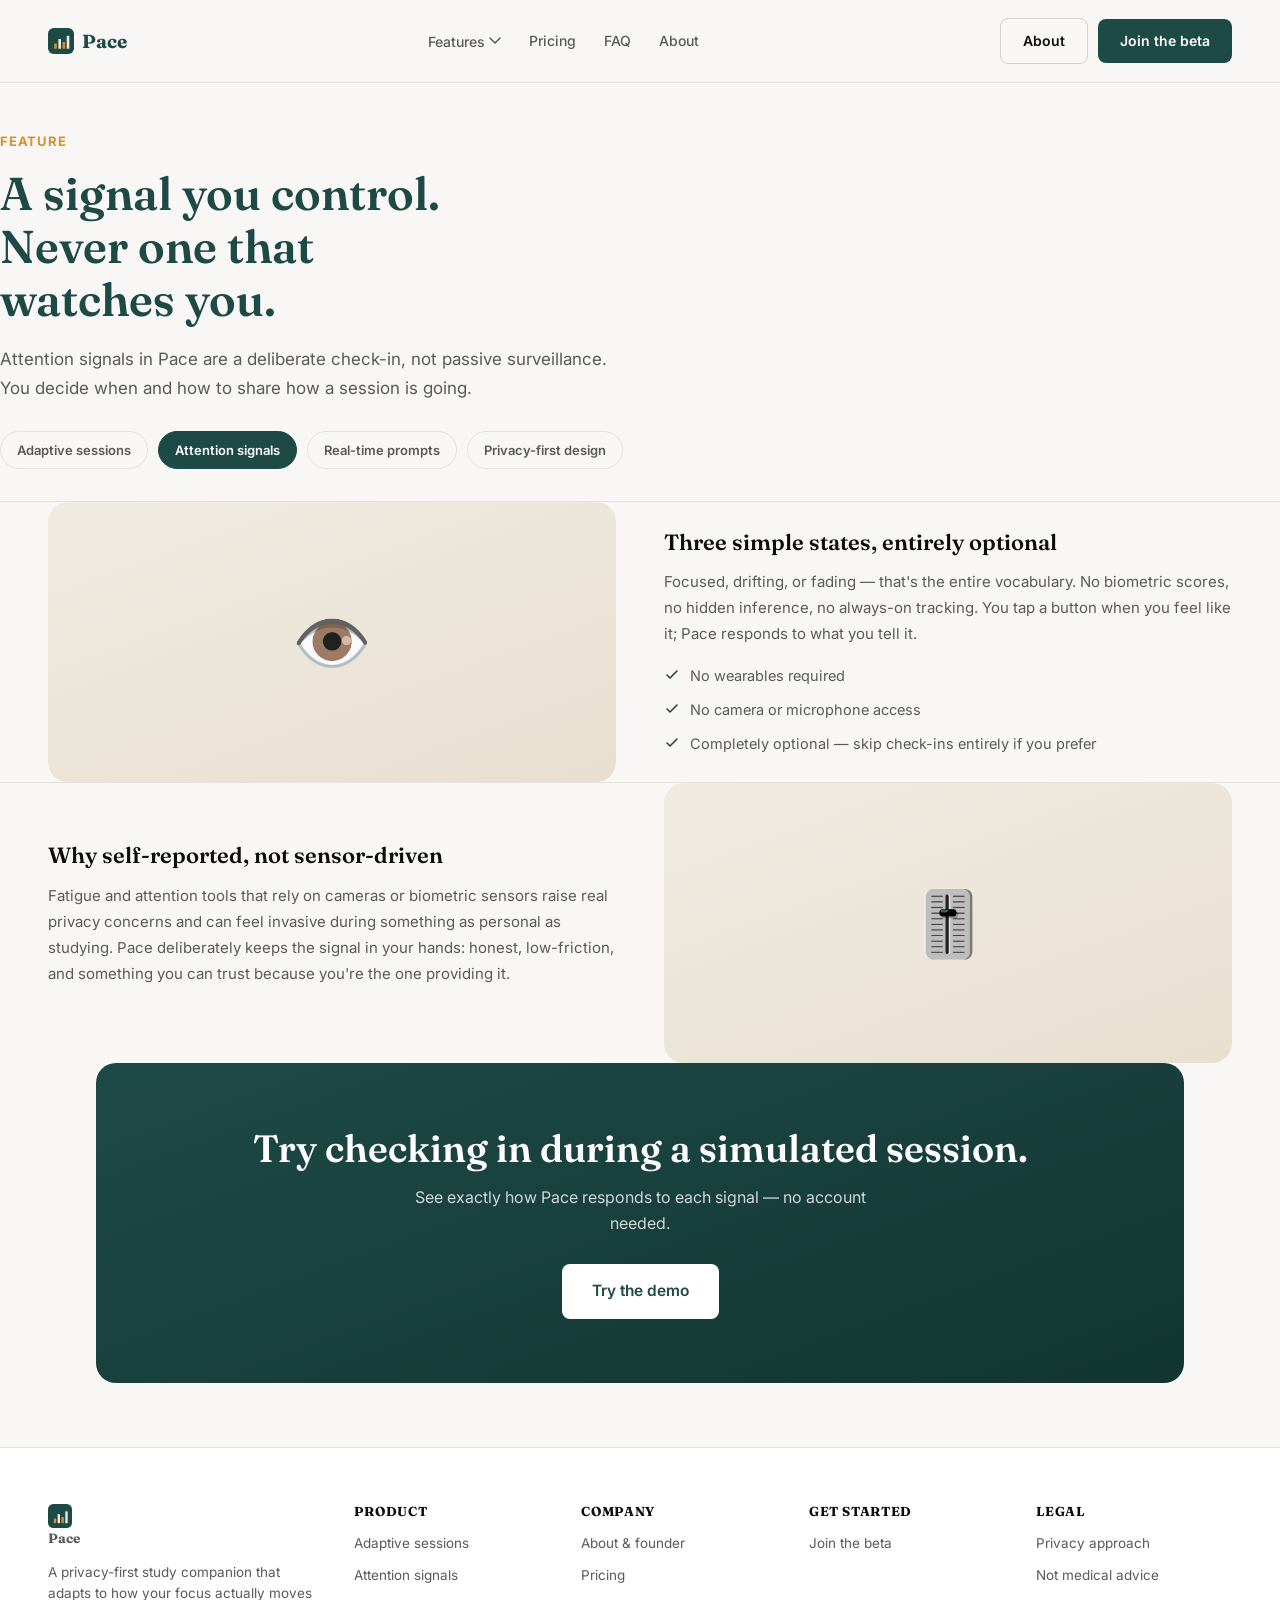
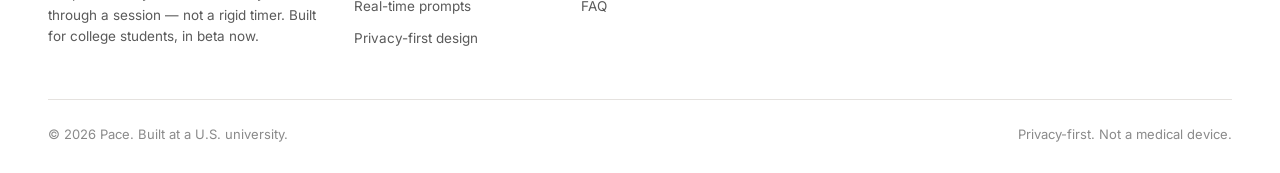
<file: features/attention-signals.html>
<!DOCTYPE html>
<html lang="en">
<head>
<meta charset="UTF-8">
<meta name="viewport" content="width=device-width, initial-scale=1.0">
<title>Attention Signals — Pace</title>
<meta name="description" content="A simple, optional check-in you control — no wearables, no cameras, no passive tracking. You tell Pace how you're doing.">
<meta property="og:title" content="Attention Signals — Pace">
<meta property="og:description" content="A simple, optional check-in you control — no wearables, no cameras, no passive tracking. You tell Pace how you're doing.">
<meta property="og:type" content="website">
<meta property="og:url" content="https://zhuhroscar-tech.github.io/pace-website/features/attention-signals.html">
<meta name="twitter:card" content="summary_large_image">
<link rel="canonical" href="https://zhuhroscar-tech.github.io/pace-website/features/attention-signals.html">
<link rel="preconnect" href="https://fonts.googleapis.com">
<link rel="preconnect" href="https://fonts.gstatic.com" crossorigin>
<link href="https://fonts.googleapis.com/css2?family=Fraunces:opsz,wght@9..144,500;9..144,600;9..144,700&family=Inter:wght@400;500;600;700&display=swap" rel="stylesheet">
<link rel="icon" href="data:image/svg+xml,%3Csvg xmlns='http://www.w3.org/2000/svg' viewBox='0 0 100 100'%3E%3Crect width='100' height='100' rx='22' fill='%231E4A46'/%3E%3Crect x='24' y='60' width='10' height='20' rx='2' fill='%23D98F2B'/%3E%3Crect x='40' y='42' width='10' height='38' rx='2' fill='%23EAE8E0'/%3E%3Crect x='56' y='54' width='10' height='26' rx='2' fill='%23D98F2B'/%3E%3Crect x='72' y='30' width='10' height='50' rx='2' fill='%23EAE8E0'/%3E%3C/svg%3E">
<link rel="stylesheet" href="../assets/css/base.css">
<link rel="stylesheet" href="../assets/css/components.css">

</head>
<body>
<!-- Pace shared header partial (injected by build.py) -->

<a href="#main" class="skip-link">Skip to main content</a>

<header class="site-header">
  <div class="wrap header-inner">
    <a href="../index.html" class="logo">
      <svg viewBox="0 0 100 100" width="26" height="26" aria-hidden="true">
        <rect width="100" height="100" rx="22" fill="#1E4A46"/>
        <rect x="24" y="60" width="10" height="20" rx="2" fill="#D98F2B"/>
        <rect x="40" y="42" width="10" height="38" rx="2" fill="#EAE8E0"/>
        <rect x="56" y="54" width="10" height="26" rx="2" fill="#D98F2B"/>
        <rect x="72" y="30" width="10" height="50" rx="2" fill="#EAE8E0"/>
      </svg>
      Pace
    </a>

    <nav class="header-nav" aria-label="Primary">
      <div class="nav-dropdown">
        <button class="nav-dropdown-trigger" aria-expanded="false" aria-haspopup="true">
          Features
          <svg viewBox="0 0 12 8" fill="none" aria-hidden="true"><path d="M1 1L6 6L11 1" stroke="currentColor" stroke-width="1.5" stroke-linecap="round"/></svg>
        </button>
        <div class="nav-dropdown-menu">
          <a href="adaptive-sessions.html"><strong>Adaptive sessions</strong><span>Sessions that flex to how you're actually doing</span></a>
          <a href="attention-signals.html"><strong>Attention signals</strong><span>A simple check-in you control, no wearables</span></a>
          <a href="real-time-prompts.html"><strong>Real-time prompts</strong><span>Gentle nudges, not nagging</span></a>
          <a href="privacy.html"><strong>Privacy-first design</strong><span>What stays on your device, always</span></a>
        </div>
      </div>
      <a href="../pricing.html">Pricing</a>
      <a href="../faq.html">FAQ</a>
      <a href="../about.html">About</a>
    </nav>

    <div class="header-actions">
      <a class="btn btn-secondary" href="../about.html">About</a>
      <a class="btn btn-primary" href="../waitlist.html">Join the beta</a>
      <button class="menu-toggle" aria-label="Open menu" aria-expanded="false">
        <svg width="20" height="20" viewBox="0 0 20 20" fill="none" aria-hidden="true">
          <path d="M2 5h16M2 10h16M2 15h16" stroke="currentColor" stroke-width="1.6" stroke-linecap="round"/>
        </svg>
      </button>
    </div>
  </div>
</header>

<div class="mobile-nav" aria-hidden="true">
  <div class="mobile-nav-header">
    <span class="logo">Pace</span>
    <button class="mobile-nav-close" aria-label="Close menu" style="background:none;border:1px solid var(--border);border-radius:8px;padding:8px 10px;cursor:pointer;">
      <svg width="18" height="18" viewBox="0 0 18 18" fill="none" aria-hidden="true"><path d="M2 2L16 16M16 2L2 16" stroke="currentColor" stroke-width="1.6" stroke-linecap="round"/></svg>
    </button>
  </div>
  <a href="adaptive-sessions.html">Adaptive sessions</a>
  <a href="attention-signals.html">Attention signals</a>
  <a href="real-time-prompts.html">Real-time prompts</a>
  <a href="privacy.html">Privacy-first design</a>
  <a href="../pricing.html">Pricing</a>
  <a href="../faq.html">FAQ</a>
  <a href="../about.html">About</a>
  <a class="btn btn-primary" href="../waitlist.html">Join the beta</a>
</div>

<main id="main">
  <section class="feature-hero wrap">
    <span class="eyebrow">Feature</span>
    <h1>A signal you control. Never one that watches you.</h1>
    <p class="lede">Attention signals in Pace are a deliberate check-in, not passive surveillance. You decide when and how to share how a session is going.</p>
    <div class="feature-nav-pills">
      <a class="feature-nav-pill" href="adaptive-sessions.html">Adaptive sessions</a>
      <a class="feature-nav-pill" aria-current="page" href="attention-signals.html">Attention signals</a>
      <a class="feature-nav-pill" href="real-time-prompts.html">Real-time prompts</a>
      <a class="feature-nav-pill" href="privacy.html">Privacy-first design</a>
    </div>
  </section>

  <section class="wrap section-border">
    <div class="detail-block" data-reveal="0">
      <div class="detail-visual"><span style="font-size:64px;">👁️</span></div>
      <div class="detail-text">
        <h3>Three simple states, entirely optional</h3>
        <p>Focused, drifting, or fading — that's the entire vocabulary. No biometric scores, no hidden inference, no always-on tracking. You tap a button when you feel like it; Pace responds to what you tell it.</p>
        <ul>
          <li><svg viewBox="0 0 16 16" fill="none"><path d="M3 8l3 3 7-7" stroke="currentColor" stroke-width="1.6" stroke-linecap="round" stroke-linejoin="round"/></svg>No wearables required</li>
          <li><svg viewBox="0 0 16 16" fill="none"><path d="M3 8l3 3 7-7" stroke="currentColor" stroke-width="1.6" stroke-linecap="round" stroke-linejoin="round"/></svg>No camera or microphone access</li>
          <li><svg viewBox="0 0 16 16" fill="none"><path d="M3 8l3 3 7-7" stroke="currentColor" stroke-width="1.6" stroke-linecap="round" stroke-linejoin="round"/></svg>Completely optional — skip check-ins entirely if you prefer</li>
        </ul>
      </div>
    </div>
  </section>

  <section class="wrap section-border">
    <div class="detail-block reverse" data-reveal="0">
      <div class="detail-visual"><span style="font-size:64px;">🎚️</span></div>
      <div class="detail-text">
        <h3>Why self-reported, not sensor-driven</h3>
        <p>Fatigue and attention tools that rely on cameras or biometric sensors raise real privacy concerns and can feel invasive during something as personal as studying. Pace deliberately keeps the signal in your hands: honest, low-friction, and something you can trust because you're the one providing it.</p>
      </div>
    </div>
  </section>

  <section class="wrap">
    <div class="final-cta" data-reveal="0">
      <h2>Try checking in during a simulated session.</h2>
      <p>See exactly how Pace responds to each signal — no account needed.</p>
      <a class="btn btn-primary btn-lg" href="../index.html#demo">Try the demo</a>
    </div>
  </section>
</main>
<!-- Pace shared footer partial (injected by build.py) -->

<footer class="site-footer">
  <div class="wrap">
    <div class="footer-grid">
      <div class="footer-col footer-brand">
        <a href="../index.html" class="logo">
          <svg viewBox="0 0 100 100" width="24" height="24" aria-hidden="true">
            <rect width="100" height="100" rx="22" fill="#1E4A46"/>
            <rect x="24" y="60" width="10" height="20" rx="2" fill="#D98F2B"/>
            <rect x="40" y="42" width="10" height="38" rx="2" fill="#EAE8E0"/>
            <rect x="56" y="54" width="10" height="26" rx="2" fill="#D98F2B"/>
            <rect x="72" y="30" width="10" height="50" rx="2" fill="#EAE8E0"/>
          </svg>
          Pace
        </a>
        <p>A privacy-first study companion that adapts to how your focus actually moves through a session — not a rigid timer. Built for college students, in beta now.</p>
      </div>
      <div class="footer-col">
        <h4>Product</h4>
        <a href="adaptive-sessions.html">Adaptive sessions</a>
        <a href="attention-signals.html">Attention signals</a>
        <a href="real-time-prompts.html">Real-time prompts</a>
        <a href="privacy.html">Privacy-first design</a>
      </div>
      <div class="footer-col">
        <h4>Company</h4>
        <a href="../about.html">About &amp; founder</a>
        <a href="../pricing.html">Pricing</a>
        <a href="../faq.html">FAQ</a>
      </div>
      <div class="footer-col">
        <h4>Get started</h4>
        <a href="../waitlist.html">Join the beta</a>
      </div>
      <div class="footer-col">
        <h4>Legal</h4>
        <a href="privacy.html">Privacy approach</a>
        <a href="../faq.html#medical">Not medical advice</a>
      </div>
    </div>
    <div class="footer-bottom">
      <span>© 2026 Pace. Built at a U.S. university.</span>
      <span>Privacy-first. Not a medical device.</span>
    </div>
  </div>
</footer>

<script src="../assets/js/site.js"></script>

</body>
</html>
</file>
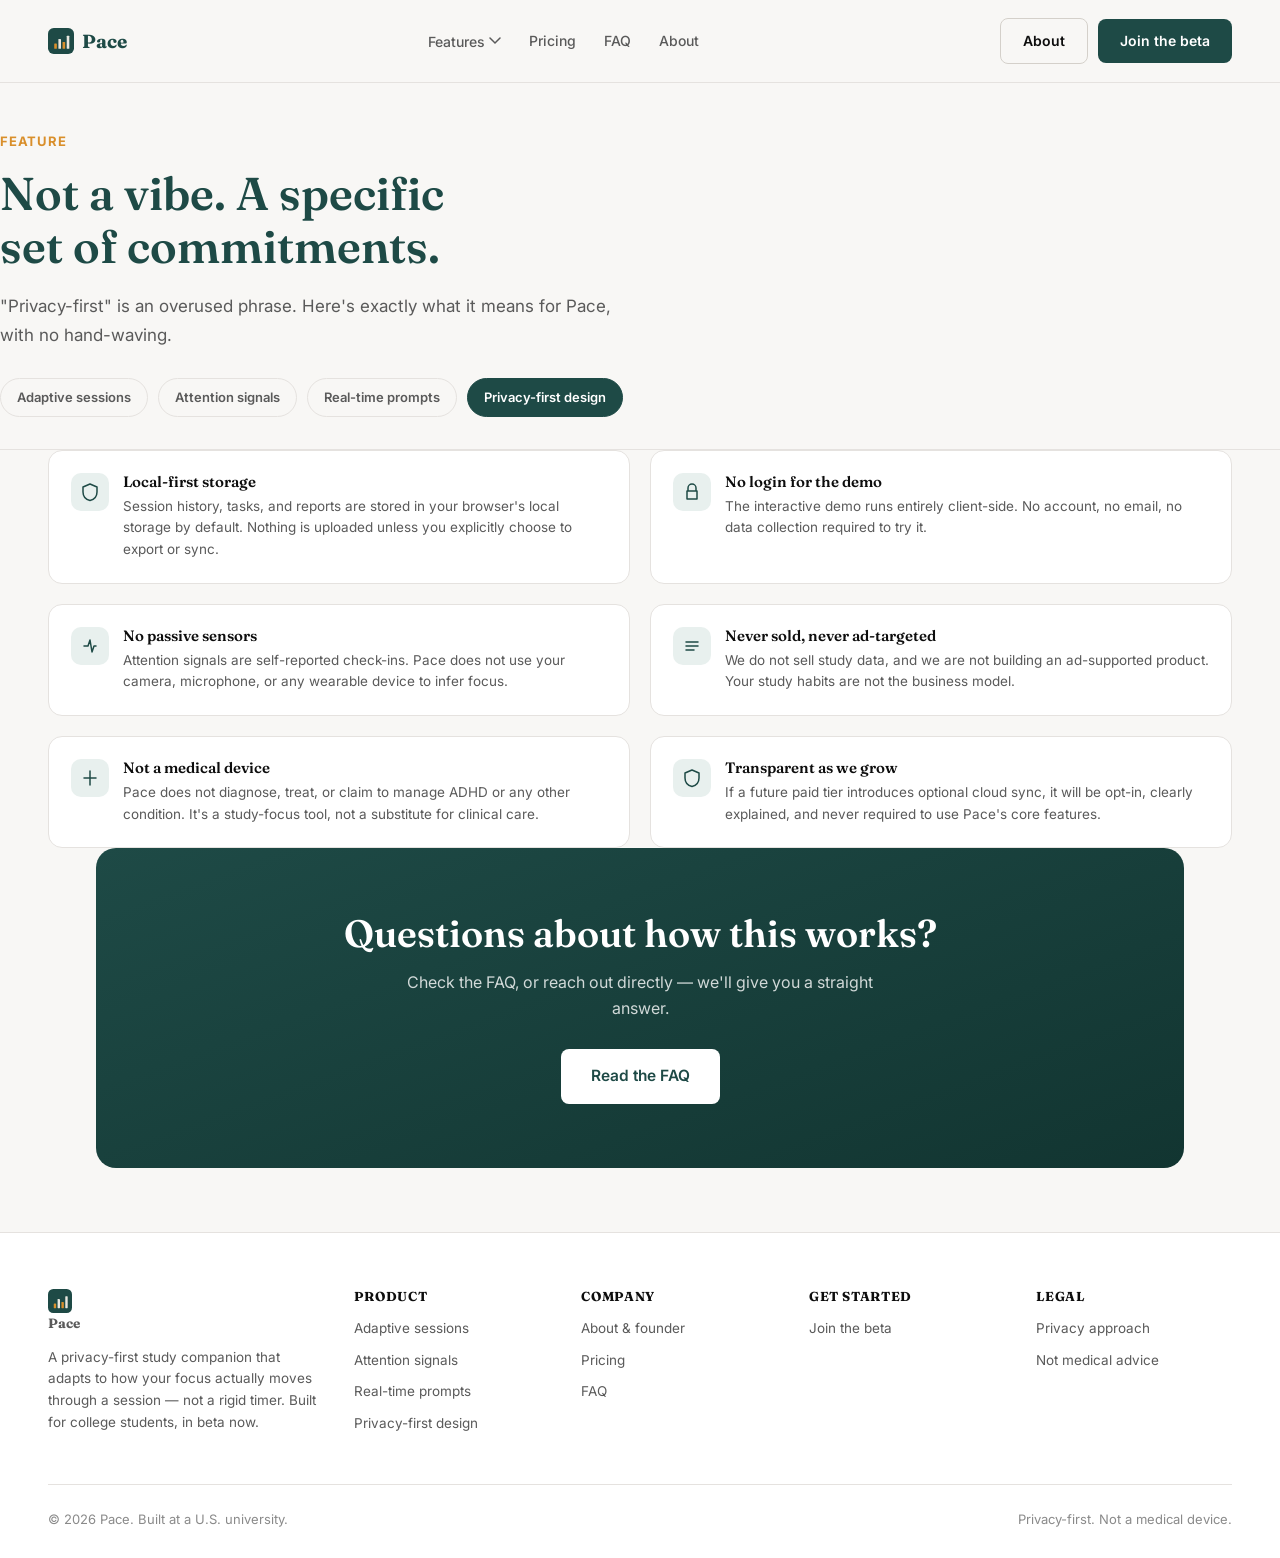
<file: features/privacy.html>
<!DOCTYPE html>
<html lang="en">
<head>
<meta charset="UTF-8">
<meta name="viewport" content="width=device-width, initial-scale=1.0">
<title>Privacy-First Design — Pace</title>
<meta name="description" content="Exactly what Pace collects, what stays local, and what we will never do with your study data.">
<meta property="og:title" content="Privacy-First Design — Pace">
<meta property="og:description" content="Exactly what Pace collects, what stays local, and what we will never do with your study data.">
<meta property="og:type" content="website">
<meta property="og:url" content="https://zhuhroscar-tech.github.io/pace-website/features/privacy.html">
<meta name="twitter:card" content="summary_large_image">
<link rel="canonical" href="https://zhuhroscar-tech.github.io/pace-website/features/privacy.html">
<link rel="preconnect" href="https://fonts.googleapis.com">
<link rel="preconnect" href="https://fonts.gstatic.com" crossorigin>
<link href="https://fonts.googleapis.com/css2?family=Fraunces:opsz,wght@9..144,500;9..144,600;9..144,700&family=Inter:wght@400;500;600;700&display=swap" rel="stylesheet">
<link rel="icon" href="data:image/svg+xml,%3Csvg xmlns='http://www.w3.org/2000/svg' viewBox='0 0 100 100'%3E%3Crect width='100' height='100' rx='22' fill='%231E4A46'/%3E%3Crect x='24' y='60' width='10' height='20' rx='2' fill='%23D98F2B'/%3E%3Crect x='40' y='42' width='10' height='38' rx='2' fill='%23EAE8E0'/%3E%3Crect x='56' y='54' width='10' height='26' rx='2' fill='%23D98F2B'/%3E%3Crect x='72' y='30' width='10' height='50' rx='2' fill='%23EAE8E0'/%3E%3C/svg%3E">
<link rel="stylesheet" href="../assets/css/base.css">
<link rel="stylesheet" href="../assets/css/components.css">

</head>
<body>
<!-- Pace shared header partial (injected by build.py) -->

<a href="#main" class="skip-link">Skip to main content</a>

<header class="site-header">
  <div class="wrap header-inner">
    <a href="../index.html" class="logo">
      <svg viewBox="0 0 100 100" width="26" height="26" aria-hidden="true">
        <rect width="100" height="100" rx="22" fill="#1E4A46"/>
        <rect x="24" y="60" width="10" height="20" rx="2" fill="#D98F2B"/>
        <rect x="40" y="42" width="10" height="38" rx="2" fill="#EAE8E0"/>
        <rect x="56" y="54" width="10" height="26" rx="2" fill="#D98F2B"/>
        <rect x="72" y="30" width="10" height="50" rx="2" fill="#EAE8E0"/>
      </svg>
      Pace
    </a>

    <nav class="header-nav" aria-label="Primary">
      <div class="nav-dropdown">
        <button class="nav-dropdown-trigger" aria-expanded="false" aria-haspopup="true">
          Features
          <svg viewBox="0 0 12 8" fill="none" aria-hidden="true"><path d="M1 1L6 6L11 1" stroke="currentColor" stroke-width="1.5" stroke-linecap="round"/></svg>
        </button>
        <div class="nav-dropdown-menu">
          <a href="adaptive-sessions.html"><strong>Adaptive sessions</strong><span>Sessions that flex to how you're actually doing</span></a>
          <a href="attention-signals.html"><strong>Attention signals</strong><span>A simple check-in you control, no wearables</span></a>
          <a href="real-time-prompts.html"><strong>Real-time prompts</strong><span>Gentle nudges, not nagging</span></a>
          <a href="privacy.html"><strong>Privacy-first design</strong><span>What stays on your device, always</span></a>
        </div>
      </div>
      <a href="../pricing.html">Pricing</a>
      <a href="../faq.html">FAQ</a>
      <a href="../about.html">About</a>
    </nav>

    <div class="header-actions">
      <a class="btn btn-secondary" href="../about.html">About</a>
      <a class="btn btn-primary" href="../waitlist.html">Join the beta</a>
      <button class="menu-toggle" aria-label="Open menu" aria-expanded="false">
        <svg width="20" height="20" viewBox="0 0 20 20" fill="none" aria-hidden="true">
          <path d="M2 5h16M2 10h16M2 15h16" stroke="currentColor" stroke-width="1.6" stroke-linecap="round"/>
        </svg>
      </button>
    </div>
  </div>
</header>

<div class="mobile-nav" aria-hidden="true">
  <div class="mobile-nav-header">
    <span class="logo">Pace</span>
    <button class="mobile-nav-close" aria-label="Close menu" style="background:none;border:1px solid var(--border);border-radius:8px;padding:8px 10px;cursor:pointer;">
      <svg width="18" height="18" viewBox="0 0 18 18" fill="none" aria-hidden="true"><path d="M2 2L16 16M16 2L2 16" stroke="currentColor" stroke-width="1.6" stroke-linecap="round"/></svg>
    </button>
  </div>
  <a href="adaptive-sessions.html">Adaptive sessions</a>
  <a href="attention-signals.html">Attention signals</a>
  <a href="real-time-prompts.html">Real-time prompts</a>
  <a href="privacy.html">Privacy-first design</a>
  <a href="../pricing.html">Pricing</a>
  <a href="../faq.html">FAQ</a>
  <a href="../about.html">About</a>
  <a class="btn btn-primary" href="../waitlist.html">Join the beta</a>
</div>

<main id="main">
  <section class="feature-hero wrap">
    <span class="eyebrow">Feature</span>
    <h1>Not a vibe. A specific set of commitments.</h1>
    <p class="lede">"Privacy-first" is an overused phrase. Here's exactly what it means for Pace, with no hand-waving.</p>
    <div class="feature-nav-pills">
      <a class="feature-nav-pill" href="adaptive-sessions.html">Adaptive sessions</a>
      <a class="feature-nav-pill" href="attention-signals.html">Attention signals</a>
      <a class="feature-nav-pill" href="real-time-prompts.html">Real-time prompts</a>
      <a class="feature-nav-pill" aria-current="page" href="privacy.html">Privacy-first design</a>
    </div>
  </section>

  <section class="wrap section-border">
    <div class="privacy-grid" data-reveal="0">
      <div class="privacy-item">
        <div class="privacy-icon"><svg viewBox="0 0 20 20" fill="none" width="20" height="20"><path d="M10 2L3 5v5c0 4.5 3 7.5 7 8.5 4-1 7-4 7-8.5V5l-7-3z" stroke="currentColor" stroke-width="1.5" stroke-linejoin="round"/></svg></div>
        <div><h4>Local-first storage</h4><p>Session history, tasks, and reports are stored in your browser's local storage by default. Nothing is uploaded unless you explicitly choose to export or sync.</p></div>
      </div>
      <div class="privacy-item">
        <div class="privacy-icon"><svg viewBox="0 0 20 20" fill="none" width="20" height="20"><path d="M6 9V6a4 4 0 118 0v3M5 9h10v8H5V9z" stroke="currentColor" stroke-width="1.5" stroke-linejoin="round"/></svg></div>
        <div><h4>No login for the demo</h4><p>The interactive demo runs entirely client-side. No account, no email, no data collection required to try it.</p></div>
      </div>
      <div class="privacy-item">
        <div class="privacy-icon"><svg viewBox="0 0 20 20" fill="none" width="20" height="20"><path d="M4 10h4l2-6 2 12 2-6h2" stroke="currentColor" stroke-width="1.5" stroke-linecap="round" stroke-linejoin="round"/></svg></div>
        <div><h4>No passive sensors</h4><p>Attention signals are self-reported check-ins. Pace does not use your camera, microphone, or any wearable device to infer focus.</p></div>
      </div>
      <div class="privacy-item">
        <div class="privacy-icon"><svg viewBox="0 0 20 20" fill="none" width="20" height="20"><path d="M4 6h12M4 10h12M4 14h8" stroke="currentColor" stroke-width="1.5" stroke-linecap="round"/></svg></div>
        <div><h4>Never sold, never ad-targeted</h4><p>We do not sell study data, and we are not building an ad-supported product. Your study habits are not the business model.</p></div>
      </div>
      <div class="privacy-item">
        <div class="privacy-icon"><svg viewBox="0 0 20 20" fill="none" width="20" height="20"><path d="M10 3v14M4 10h12" stroke="currentColor" stroke-width="1.5" stroke-linecap="round"/></svg></div>
        <div><h4>Not a medical device</h4><p>Pace does not diagnose, treat, or claim to manage ADHD or any other condition. It's a study-focus tool, not a substitute for clinical care.</p></div>
      </div>
      <div class="privacy-item">
        <div class="privacy-icon"><svg viewBox="0 0 20 20" fill="none" width="20" height="20"><path d="M10 2l7 3v5c0 4.5-3 7.5-7 8.5-4-1-7-4-7-8.5V5l7-3z" stroke="currentColor" stroke-width="1.5" stroke-linejoin="round"/></svg></div>
        <div><h4>Transparent as we grow</h4><p>If a future paid tier introduces optional cloud sync, it will be opt-in, clearly explained, and never required to use Pace's core features.</p></div>
      </div>
    </div>
  </section>

  <section class="wrap">
    <div class="final-cta" data-reveal="0">
      <h2>Questions about how this works?</h2>
      <p>Check the FAQ, or reach out directly — we'll give you a straight answer.</p>
      <a class="btn btn-primary btn-lg" href="../faq.html">Read the FAQ</a>
    </div>
  </section>
</main>
<!-- Pace shared footer partial (injected by build.py) -->

<footer class="site-footer">
  <div class="wrap">
    <div class="footer-grid">
      <div class="footer-col footer-brand">
        <a href="../index.html" class="logo">
          <svg viewBox="0 0 100 100" width="24" height="24" aria-hidden="true">
            <rect width="100" height="100" rx="22" fill="#1E4A46"/>
            <rect x="24" y="60" width="10" height="20" rx="2" fill="#D98F2B"/>
            <rect x="40" y="42" width="10" height="38" rx="2" fill="#EAE8E0"/>
            <rect x="56" y="54" width="10" height="26" rx="2" fill="#D98F2B"/>
            <rect x="72" y="30" width="10" height="50" rx="2" fill="#EAE8E0"/>
          </svg>
          Pace
        </a>
        <p>A privacy-first study companion that adapts to how your focus actually moves through a session — not a rigid timer. Built for college students, in beta now.</p>
      </div>
      <div class="footer-col">
        <h4>Product</h4>
        <a href="adaptive-sessions.html">Adaptive sessions</a>
        <a href="attention-signals.html">Attention signals</a>
        <a href="real-time-prompts.html">Real-time prompts</a>
        <a href="privacy.html">Privacy-first design</a>
      </div>
      <div class="footer-col">
        <h4>Company</h4>
        <a href="../about.html">About &amp; founder</a>
        <a href="../pricing.html">Pricing</a>
        <a href="../faq.html">FAQ</a>
      </div>
      <div class="footer-col">
        <h4>Get started</h4>
        <a href="../waitlist.html">Join the beta</a>
      </div>
      <div class="footer-col">
        <h4>Legal</h4>
        <a href="privacy.html">Privacy approach</a>
        <a href="../faq.html#medical">Not medical advice</a>
      </div>
    </div>
    <div class="footer-bottom">
      <span>© 2026 Pace. Built at a U.S. university.</span>
      <span>Privacy-first. Not a medical device.</span>
    </div>
  </div>
</footer>

<script src="../assets/js/site.js"></script>

</body>
</html>
</file>
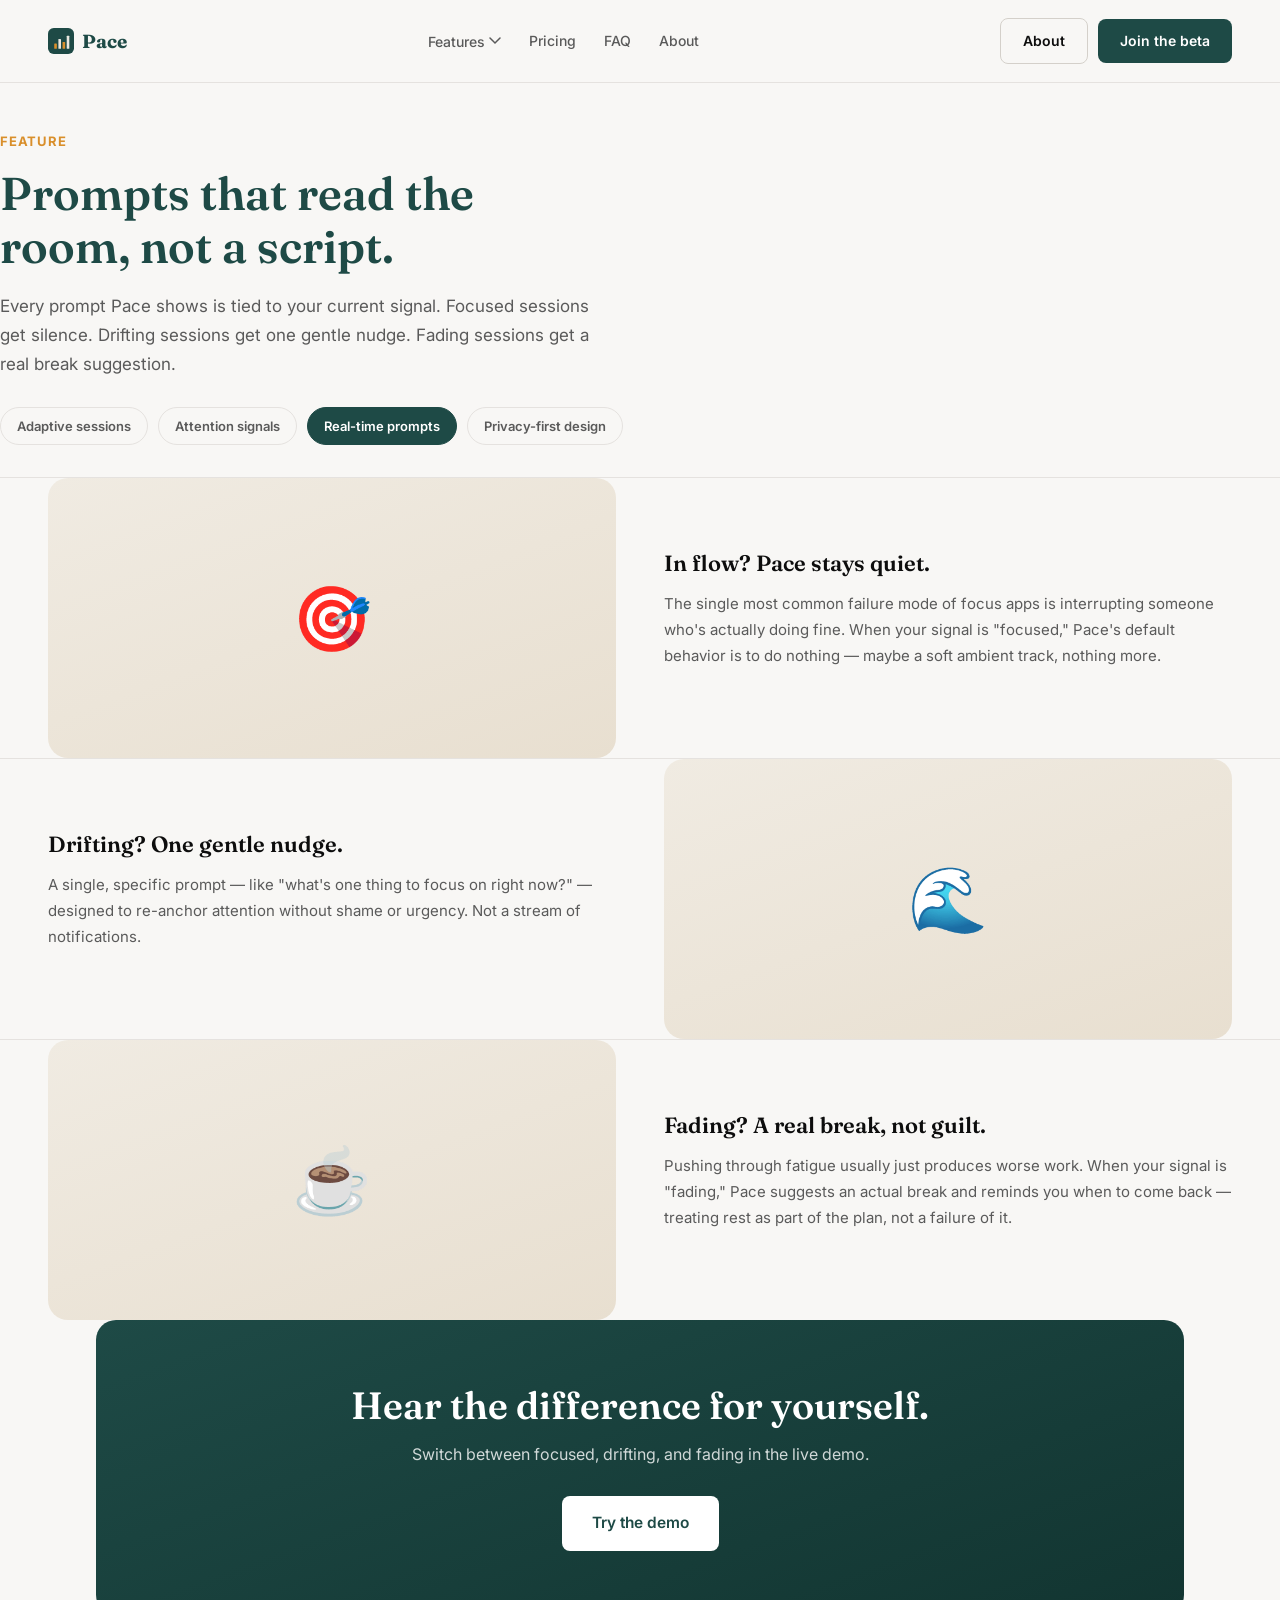
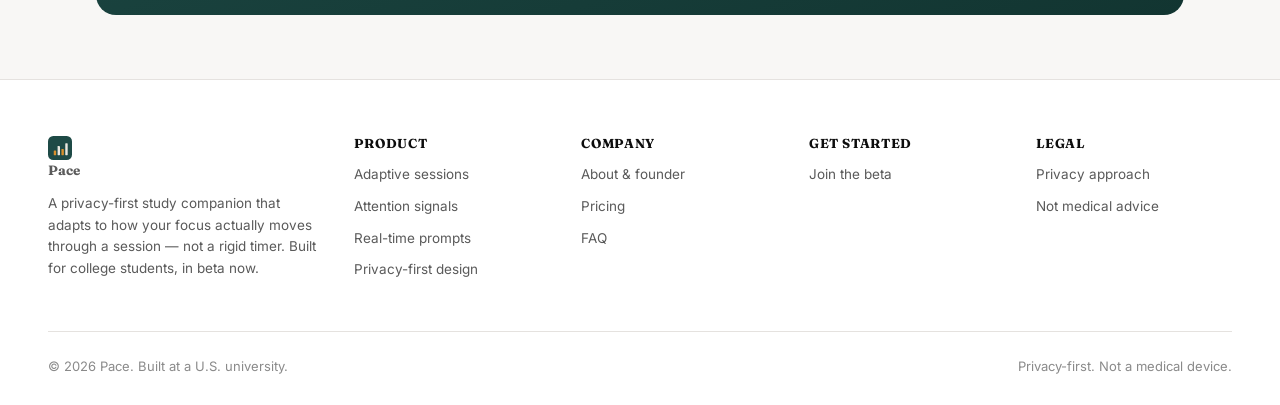
<file: features/real-time-prompts.html>
<!DOCTYPE html>
<html lang="en">
<head>
<meta charset="UTF-8">
<meta name="viewport" content="width=device-width, initial-scale=1.0">
<title>Real-Time Prompts — Pace</title>
<meta name="description" content="Gentle, context-aware nudges based on your signal — never nagging, never a wall of notifications.">
<meta property="og:title" content="Real-Time Prompts — Pace">
<meta property="og:description" content="Gentle, context-aware nudges based on your signal — never nagging, never a wall of notifications.">
<meta property="og:type" content="website">
<meta property="og:url" content="https://zhuhroscar-tech.github.io/pace-website/features/real-time-prompts.html">
<meta name="twitter:card" content="summary_large_image">
<link rel="canonical" href="https://zhuhroscar-tech.github.io/pace-website/features/real-time-prompts.html">
<link rel="preconnect" href="https://fonts.googleapis.com">
<link rel="preconnect" href="https://fonts.gstatic.com" crossorigin>
<link href="https://fonts.googleapis.com/css2?family=Fraunces:opsz,wght@9..144,500;9..144,600;9..144,700&family=Inter:wght@400;500;600;700&display=swap" rel="stylesheet">
<link rel="icon" href="data:image/svg+xml,%3Csvg xmlns='http://www.w3.org/2000/svg' viewBox='0 0 100 100'%3E%3Crect width='100' height='100' rx='22' fill='%231E4A46'/%3E%3Crect x='24' y='60' width='10' height='20' rx='2' fill='%23D98F2B'/%3E%3Crect x='40' y='42' width='10' height='38' rx='2' fill='%23EAE8E0'/%3E%3Crect x='56' y='54' width='10' height='26' rx='2' fill='%23D98F2B'/%3E%3Crect x='72' y='30' width='10' height='50' rx='2' fill='%23EAE8E0'/%3E%3C/svg%3E">
<link rel="stylesheet" href="../assets/css/base.css">
<link rel="stylesheet" href="../assets/css/components.css">

</head>
<body>
<!-- Pace shared header partial (injected by build.py) -->

<a href="#main" class="skip-link">Skip to main content</a>

<header class="site-header">
  <div class="wrap header-inner">
    <a href="../index.html" class="logo">
      <svg viewBox="0 0 100 100" width="26" height="26" aria-hidden="true">
        <rect width="100" height="100" rx="22" fill="#1E4A46"/>
        <rect x="24" y="60" width="10" height="20" rx="2" fill="#D98F2B"/>
        <rect x="40" y="42" width="10" height="38" rx="2" fill="#EAE8E0"/>
        <rect x="56" y="54" width="10" height="26" rx="2" fill="#D98F2B"/>
        <rect x="72" y="30" width="10" height="50" rx="2" fill="#EAE8E0"/>
      </svg>
      Pace
    </a>

    <nav class="header-nav" aria-label="Primary">
      <div class="nav-dropdown">
        <button class="nav-dropdown-trigger" aria-expanded="false" aria-haspopup="true">
          Features
          <svg viewBox="0 0 12 8" fill="none" aria-hidden="true"><path d="M1 1L6 6L11 1" stroke="currentColor" stroke-width="1.5" stroke-linecap="round"/></svg>
        </button>
        <div class="nav-dropdown-menu">
          <a href="adaptive-sessions.html"><strong>Adaptive sessions</strong><span>Sessions that flex to how you're actually doing</span></a>
          <a href="attention-signals.html"><strong>Attention signals</strong><span>A simple check-in you control, no wearables</span></a>
          <a href="real-time-prompts.html"><strong>Real-time prompts</strong><span>Gentle nudges, not nagging</span></a>
          <a href="privacy.html"><strong>Privacy-first design</strong><span>What stays on your device, always</span></a>
        </div>
      </div>
      <a href="../pricing.html">Pricing</a>
      <a href="../faq.html">FAQ</a>
      <a href="../about.html">About</a>
    </nav>

    <div class="header-actions">
      <a class="btn btn-secondary" href="../about.html">About</a>
      <a class="btn btn-primary" href="../waitlist.html">Join the beta</a>
      <button class="menu-toggle" aria-label="Open menu" aria-expanded="false">
        <svg width="20" height="20" viewBox="0 0 20 20" fill="none" aria-hidden="true">
          <path d="M2 5h16M2 10h16M2 15h16" stroke="currentColor" stroke-width="1.6" stroke-linecap="round"/>
        </svg>
      </button>
    </div>
  </div>
</header>

<div class="mobile-nav" aria-hidden="true">
  <div class="mobile-nav-header">
    <span class="logo">Pace</span>
    <button class="mobile-nav-close" aria-label="Close menu" style="background:none;border:1px solid var(--border);border-radius:8px;padding:8px 10px;cursor:pointer;">
      <svg width="18" height="18" viewBox="0 0 18 18" fill="none" aria-hidden="true"><path d="M2 2L16 16M16 2L2 16" stroke="currentColor" stroke-width="1.6" stroke-linecap="round"/></svg>
    </button>
  </div>
  <a href="adaptive-sessions.html">Adaptive sessions</a>
  <a href="attention-signals.html">Attention signals</a>
  <a href="real-time-prompts.html">Real-time prompts</a>
  <a href="privacy.html">Privacy-first design</a>
  <a href="../pricing.html">Pricing</a>
  <a href="../faq.html">FAQ</a>
  <a href="../about.html">About</a>
  <a class="btn btn-primary" href="../waitlist.html">Join the beta</a>
</div>

<main id="main">
  <section class="feature-hero wrap">
    <span class="eyebrow">Feature</span>
    <h1>Prompts that read the room, not a script.</h1>
    <p class="lede">Every prompt Pace shows is tied to your current signal. Focused sessions get silence. Drifting sessions get one gentle nudge. Fading sessions get a real break suggestion.</p>
    <div class="feature-nav-pills">
      <a class="feature-nav-pill" href="adaptive-sessions.html">Adaptive sessions</a>
      <a class="feature-nav-pill" href="attention-signals.html">Attention signals</a>
      <a class="feature-nav-pill" aria-current="page" href="real-time-prompts.html">Real-time prompts</a>
      <a class="feature-nav-pill" href="privacy.html">Privacy-first design</a>
    </div>
  </section>

  <section class="wrap section-border">
    <div class="detail-block" data-reveal="0">
      <div class="detail-visual"><span style="font-size:64px;">🎯</span></div>
      <div class="detail-text">
        <h3>In flow? Pace stays quiet.</h3>
        <p>The single most common failure mode of focus apps is interrupting someone who's actually doing fine. When your signal is "focused," Pace's default behavior is to do nothing — maybe a soft ambient track, nothing more.</p>
      </div>
    </div>
  </section>

  <section class="wrap section-border">
    <div class="detail-block reverse" data-reveal="0">
      <div class="detail-visual"><span style="font-size:64px;">🌊</span></div>
      <div class="detail-text">
        <h3>Drifting? One gentle nudge.</h3>
        <p>A single, specific prompt — like "what's one thing to focus on right now?" — designed to re-anchor attention without shame or urgency. Not a stream of notifications.</p>
      </div>
    </div>
  </section>

  <section class="wrap section-border">
    <div class="detail-block" data-reveal="0">
      <div class="detail-visual"><span style="font-size:64px;">☕</span></div>
      <div class="detail-text">
        <h3>Fading? A real break, not guilt.</h3>
        <p>Pushing through fatigue usually just produces worse work. When your signal is "fading," Pace suggests an actual break and reminds you when to come back — treating rest as part of the plan, not a failure of it.</p>
      </div>
    </div>
  </section>

  <section class="wrap">
    <div class="final-cta" data-reveal="0">
      <h2>Hear the difference for yourself.</h2>
      <p>Switch between focused, drifting, and fading in the live demo.</p>
      <a class="btn btn-primary btn-lg" href="../index.html#demo">Try the demo</a>
    </div>
  </section>
</main>
<!-- Pace shared footer partial (injected by build.py) -->

<footer class="site-footer">
  <div class="wrap">
    <div class="footer-grid">
      <div class="footer-col footer-brand">
        <a href="../index.html" class="logo">
          <svg viewBox="0 0 100 100" width="24" height="24" aria-hidden="true">
            <rect width="100" height="100" rx="22" fill="#1E4A46"/>
            <rect x="24" y="60" width="10" height="20" rx="2" fill="#D98F2B"/>
            <rect x="40" y="42" width="10" height="38" rx="2" fill="#EAE8E0"/>
            <rect x="56" y="54" width="10" height="26" rx="2" fill="#D98F2B"/>
            <rect x="72" y="30" width="10" height="50" rx="2" fill="#EAE8E0"/>
          </svg>
          Pace
        </a>
        <p>A privacy-first study companion that adapts to how your focus actually moves through a session — not a rigid timer. Built for college students, in beta now.</p>
      </div>
      <div class="footer-col">
        <h4>Product</h4>
        <a href="adaptive-sessions.html">Adaptive sessions</a>
        <a href="attention-signals.html">Attention signals</a>
        <a href="real-time-prompts.html">Real-time prompts</a>
        <a href="privacy.html">Privacy-first design</a>
      </div>
      <div class="footer-col">
        <h4>Company</h4>
        <a href="../about.html">About &amp; founder</a>
        <a href="../pricing.html">Pricing</a>
        <a href="../faq.html">FAQ</a>
      </div>
      <div class="footer-col">
        <h4>Get started</h4>
        <a href="../waitlist.html">Join the beta</a>
      </div>
      <div class="footer-col">
        <h4>Legal</h4>
        <a href="privacy.html">Privacy approach</a>
        <a href="../faq.html#medical">Not medical advice</a>
      </div>
    </div>
    <div class="footer-bottom">
      <span>© 2026 Pace. Built at a U.S. university.</span>
      <span>Privacy-first. Not a medical device.</span>
    </div>
  </div>
</footer>

<script src="../assets/js/site.js"></script>

</body>
</html>
</file>
<file: assets/css/base.css>
/* ============================================
   PACE — Design System
   Extends existing brand: Fraunces + Inter,
   deep forest green + amber accent
   ============================================ */

:root{
  /* Brand core (preserved from original) */
  --accent:#1E4A46;
  --accent-warm:#D98F2B;

  /* Extended palette */
  --accent-light:#2A615C;
  --accent-tint:#E8F0EE;
  --warm-tint:#FBF0DF;

  --bg:#f8f7f5;
  --surface:#ffffff;
  --text:#0d0d0d;
  --text-soft:#5a5a5a;
  --text-faint:#8a8a8a;
  --border:#e5e2df;
  --border-strong:#d4d0ca;

  --danger:#B3452F;
  --success:#1E4A46;

  /* Layout */
  --max:1280px;
  --max-narrow:820px;
  --spacing:64px;
  --radius-sm:8px;
  --radius-md:14px;
  --radius-lg:20px;

  /* Shadows */
  --shadow-sm:0 2px 8px rgba(13,13,13,0.06);
  --shadow-md:0 12px 24px rgba(30,74,70,0.10);
  --shadow-lg:0 24px 48px rgba(13,13,13,0.12);

  /* Motion */
  --ease:cubic-bezier(.4,0,.2,1);
}

*{box-sizing:border-box;}
html{scroll-behavior:smooth;}
body{
  margin:0;
  background:var(--bg);
  color:var(--text);
  font-family:'Inter', sans-serif;
  font-size:16px;
  line-height:1.6;
  -webkit-font-smoothing:antialiased;
}

h1,h2,h3,h4{
  font-family:'Fraunces', serif;
  margin:0;
  font-weight:600;
  line-height:1.15;
}

p{margin:0;}
a{color:inherit; text-decoration:none;}
img,svg{max-width:100%; display:block;}
ul{margin:0; padding:0;}
button{font-family:inherit;}

/* Focus visibility — accessibility requirement */
a:focus-visible,
button:focus-visible,
input:focus-visible,
textarea:focus-visible,
[tabindex]:focus-visible{
  outline:2px solid var(--accent);
  outline-offset:3px;
  border-radius:4px;
}

/* Skip link for keyboard/screen reader users */
.skip-link{
  position:absolute;
  top:-100px;
  left:12px;
  background:var(--accent);
  color:#fff;
  padding:12px 20px;
  border-radius:8px;
  z-index:200;
  transition:top .2s var(--ease);
  font-weight:600;
  font-size:14px;
}
.skip-link:focus{top:12px;}

.wrap{
  max-width:var(--max);
  margin:0 auto;
  padding:0 clamp(20px, 5vw, 48px);
}

.wrap-narrow{
  max-width:var(--max-narrow);
  margin:0 auto;
  padding:0 clamp(20px, 5vw, 48px);
}

.visually-hidden{
  position:absolute;
  width:1px; height:1px;
  padding:0; margin:-1px;
  overflow:hidden;
  clip:rect(0,0,0,0);
  white-space:nowrap;
  border:0;
}

/* ============== HEADER / NAV ============== */
header.site-header{
  padding:18px 0;
  border-bottom:1px solid var(--border);
  position:sticky;
  top:0;
  background:rgba(248,247,245,0.92);
  backdrop-filter:blur(10px);
  z-index:100;
}

.header-inner{
  display:flex;
  justify-content:space-between;
  align-items:center;
  gap:32px;
}

.logo{
  font-family:'Fraunces', serif;
  font-size:19px;
  font-weight:700;
  color:var(--accent);
  display:flex;
  align-items:center;
  gap:8px;
}
.logo img{width:26px; height:26px;}

nav.header-nav{
  display:flex;
  gap:28px;
  align-items:center;
  flex:1;
  justify-content:center;
  position:relative;
}

nav.header-nav > a{
  font-size:14px;
  font-weight:500;
  color:var(--text-soft);
  transition:color .15s;
  padding:8px 0;
}
nav.header-nav > a:hover, nav.header-nav > a[aria-current="page"]{color:var(--text);}
nav.header-nav > a[aria-current="page"]{color:var(--accent); font-weight:600;}

/* Dropdown for Features */
.nav-dropdown{position:relative;}
.nav-dropdown-trigger{
  display:flex; align-items:center; gap:4px;
  background:none; border:none; cursor:pointer;
  font-size:14px; font-weight:500; color:var(--text-soft);
  padding:8px 0; font-family:inherit;
}
.nav-dropdown-trigger:hover{color:var(--text);}
.nav-dropdown-trigger svg{width:12px; height:12px; transition:transform .2s;}
.nav-dropdown:hover .nav-dropdown-trigger svg,
.nav-dropdown-trigger[aria-expanded="true"] svg{transform:rotate(180deg);}

.nav-dropdown-menu{
  position:absolute;
  top:100%;
  left:50%;
  transform:translateX(-50%) translateY(8px);
  background:var(--surface);
  border:1px solid var(--border);
  border-radius:var(--radius-md);
  box-shadow:var(--shadow-lg);
  padding:10px;
  min-width:260px;
  opacity:0;
  visibility:hidden;
  transition:opacity .18s var(--ease), transform .18s var(--ease), visibility .18s;
}
.nav-dropdown:hover .nav-dropdown-menu,
.nav-dropdown-menu.open{
  opacity:1;
  visibility:visible;
  transform:translateX(-50%) translateY(4px);
}
.nav-dropdown-menu a{
  display:flex;
  flex-direction:column;
  gap:2px;
  padding:10px 12px;
  border-radius:8px;
  font-size:13px;
}
.nav-dropdown-menu a:hover{background:var(--accent-tint);}
.nav-dropdown-menu a strong{font-size:14px; color:var(--text); font-weight:600;}
.nav-dropdown-menu a span{color:var(--text-soft); font-size:12.5px;}

.header-actions{display:flex; gap:10px; align-items:center;}

.menu-toggle{
  display:none;
  background:none; border:1px solid var(--border);
  border-radius:8px; padding:8px 10px; cursor:pointer;
}

@media(max-width:860px){
  nav.header-nav{display:none;}
  .header-actions .btn-secondary{display:none;}
  .menu-toggle{display:flex;}
}

/* Mobile nav drawer */
.mobile-nav{
  display:none;
  position:fixed;
  inset:0;
  background:var(--bg);
  z-index:150;
  padding:20px;
  overflow-y:auto;
}
.mobile-nav.open{display:block;}
.mobile-nav-header{display:flex; justify-content:space-between; align-items:center; margin-bottom:32px;}
.mobile-nav a{
  display:block;
  font-size:20px;
  font-family:'Fraunces', serif;
  font-weight:600;
  padding:16px 0;
  border-bottom:1px solid var(--border);
  color:var(--text);
}
.mobile-nav .btn{width:100%; justify-content:center; margin-top:24px; color:#fff !important;}

/* ============== BUTTONS ============== */
.btn{
  font-size:14px;
  font-weight:600;
  padding:11px 22px;
  border-radius:var(--radius-sm);
  border:none;
  cursor:pointer;
  transition:all .18s var(--ease);
  text-decoration:none;
  display:inline-flex;
  align-items:center;
  justify-content:center;
  gap:7px;
  white-space:nowrap;
}

.btn-primary{background:var(--accent); color:#fff;}
.btn-primary:hover{background:#15373f; transform:translateY(-2px); box-shadow:var(--shadow-md);}

.btn-secondary{background:transparent; border:1px solid var(--border-strong); color:var(--text);}
.btn-secondary:hover{border-color:var(--accent); background:var(--accent-tint); color:var(--accent);}

.btn-warm{background:var(--accent-warm); color:#fff;}
.btn-warm:hover{background:#c17f24; transform:translateY(-2px); box-shadow:var(--shadow-md);}

.btn-lg{padding:15px 30px; font-size:15.5px;}
.btn-block{width:100%;}

/* ============== BADGES / PILLS ============== */
.pill{
  display:inline-flex;
  align-items:center;
  gap:6px;
  font-size:13px;
  font-weight:600;
  padding:6px 14px;
  border-radius:999px;
  background:var(--accent-tint);
  color:var(--accent);
}
.pill-warm{background:var(--warm-tint); color:#9c6a1f;}
.pill-dot{width:6px; height:6px; border-radius:50%; background:currentColor;}

/* ============== SECTIONS ============== */
section{padding:var(--spacing) 0;}
.section-border{border-top:1px solid var(--border);}
.section-surface{background:var(--surface);}

.section-head{max-width:720px; margin-bottom:48px;}
.section-head.center{margin-left:auto; margin-right:auto; text-align:center;}
.section-head h2{font-size:clamp(28px, 4vw, 42px); margin-bottom:16px;}
.section-head .lede{font-size:17px; color:var(--text-soft); line-height:1.7;}
.eyebrow{
  font-size:13px; font-weight:700; text-transform:uppercase; letter-spacing:0.06em;
  color:var(--accent-warm); margin-bottom:14px; display:block;
}

/* ============== CARDS ============== */
.card{
  background:var(--surface);
  border:1px solid var(--border);
  border-radius:var(--radius-lg);
  padding:32px;
  transition:all .25s var(--ease);
}
.card-link{display:flex; flex-direction:column; gap:16px; color:inherit; text-decoration:none;}
.card-link:hover{border-color:var(--accent); box-shadow:var(--shadow-md); transform:translateY(-4px);}

.card-icon{
  width:48px; height:48px;
  border-radius:12px;
  background:var(--accent-tint);
  display:flex; align-items:center; justify-content:center;
  font-size:22px;
  color:var(--accent);
}

.card h3{font-size:18px; margin-bottom:2px;}
.card p{font-size:14.5px; color:var(--text-soft); line-height:1.65;}
.card .card-cta{
  margin-top:auto;
  font-size:13.5px; font-weight:600; color:var(--accent);
  display:flex; align-items:center; gap:5px;
}
.card-link:hover .card-cta{gap:9px;}
.card .card-cta svg{width:14px; height:14px; transition:transform .2s;}

/* ============== FOOTER ============== */
footer.site-footer{
  background:var(--surface);
  border-top:1px solid var(--border);
  padding:56px 0 28px;
  margin-top:var(--spacing);
}
.footer-grid{
  display:grid;
  grid-template-columns:1.4fr repeat(4, 1fr);
  gap:32px;
  margin-bottom:40px;
}
@media(max-width:900px){
  .footer-grid{grid-template-columns:repeat(2, 1fr);}
  .footer-brand{grid-column:1 / -1;}
}
.footer-brand p{font-size:13.5px; color:var(--text-soft); margin-top:12px; max-width:32ch; line-height:1.6;}
.footer-col h4{
  font-size:13px; font-weight:700; margin-bottom:14px;
  text-transform:uppercase; letter-spacing:0.05em; color:var(--text);
}
.footer-col a{display:block; font-size:13.5px; color:var(--text-soft); margin-bottom:10px; transition:color .15s;}
.footer-col a:hover{color:var(--accent);}
.footer-bottom{
  border-top:1px solid var(--border);
  padding-top:24px;
  display:flex; justify-content:space-between; align-items:center;
  font-size:13px; color:var(--text-faint); flex-wrap:wrap; gap:12px;
}

/* ============== UTILITIES ============== */
.text-center{text-align:center;}
.mt-0{margin-top:0;}
.stack{display:flex; flex-direction:column;}
.row{display:flex; align-items:center;}
.gap-8{gap:8px;} .gap-12{gap:12px;} .gap-16{gap:16px;} .gap-24{gap:24px;}

@media(max-width:700px){
  :root{--spacing:44px;}
}
</file>
<file: assets/css/components.css>
/* ============================================
   PACE — Components
   (hero, demo simulator, differentiation,
    trust/privacy, FAQ, pricing, founder)
   ============================================ */

/* ---------- Scroll reveal ---------- */
[data-reveal]{
  opacity:0;
  transform:translateY(18px);
  transition:opacity .6s var(--ease), transform .6s var(--ease);
  /* Safety net: if JS is slow/blocked, content still becomes visible
     after 1.2s rather than staying hidden indefinitely. */
  animation:reveal-fallback 0s 1.2s forwards;
}
@keyframes reveal-fallback{
  to{opacity:1; transform:translateY(0);}
}
[data-reveal].is-visible{opacity:1; transform:translateY(0); animation:none;}
[data-reveal="1"]{transition-delay:.05s;}
[data-reveal="2"]{transition-delay:.12s;}
[data-reveal="3"]{transition-delay:.19s;}
[data-reveal="4"]{transition-delay:.26s;}

/* ---------- HERO ---------- */
.hero{
  padding:64px 0 80px;
  display:grid;
  grid-template-columns:1.05fr 0.95fr;
  gap:56px;
  align-items:center;
}
@media(max-width:900px){
  .hero{grid-template-columns:1fr; gap:36px; padding:36px 0 48px;}
}

.hero-badge{margin-bottom:20px;}

.hero h1{
  font-size:clamp(34px, 5.2vw, 54px);
  max-width:15ch;
  margin-bottom:20px;
  color:var(--accent);
}
.hero .lede{
  font-size:18px; color:var(--text-soft); max-width:52ch;
  margin-bottom:30px; line-height:1.7;
}
.hero-actions{display:flex; gap:12px; flex-wrap:wrap; margin-bottom:28px;}
.hero-note{font-size:13.5px; color:var(--text-faint); display:flex; align-items:center; gap:8px;}
.hero-note svg{width:15px; height:15px; color:var(--accent); flex-shrink:0;}

/* Hero visual: mini live demo preview */
.hero-visual{
  background:linear-gradient(160deg, #f0ebe2 0%, #e8dfd0 100%);
  border-radius:var(--radius-lg);
  padding:28px;
  box-shadow:var(--shadow-lg);
  position:relative;
}
.hero-mock{
  background:var(--surface);
  border-radius:var(--radius-md);
  padding:24px;
  box-shadow:var(--shadow-md);
}
.hero-mock-header{display:flex; justify-content:space-between; align-items:center; margin-bottom:18px;}
.hero-mock-title{font-size:13px; font-weight:600; color:var(--text-soft);}
.hero-mock-dots{display:flex; gap:5px;}
.hero-mock-dots span{width:7px; height:7px; border-radius:50%; background:var(--border-strong);}
.hero-mock-timer{font-family:'Fraunces', serif; font-size:40px; color:var(--accent); text-align:center; margin:14px 0;}
.hero-mock-status{
  text-align:center; font-size:13px; color:var(--text-soft);
  background:var(--accent-tint); border-radius:8px; padding:10px 14px;
}

/* ---------- TRUST STRIP (honest, no fake logos) ---------- */
.trust-strip{
  display:flex; flex-wrap:wrap; gap:28px; justify-content:center;
  padding:28px 0; border-top:1px solid var(--border); border-bottom:1px solid var(--border);
}
.trust-item{
  display:flex; align-items:center; gap:9px;
  font-size:13.5px; font-weight:600; color:var(--text-soft);
}
.trust-item svg{width:18px; height:18px; color:var(--accent); flex-shrink:0;}

/* ---------- PROBLEM / DIFFERENTIATION ---------- */
.diff-grid{
  display:grid;
  grid-template-columns:repeat(3, 1fr);
  gap:20px;
}
@media(max-width:900px){.diff-grid{grid-template-columns:1fr;}}

.diff-card{
  background:var(--surface);
  border:1px solid var(--border);
  border-radius:var(--radius-lg);
  padding:28px;
}
.diff-card.is-pace{border-color:var(--accent); box-shadow:0 0 0 2px var(--accent) inset;}
.diff-card .diff-label{
  font-size:12px; font-weight:700; text-transform:uppercase; letter-spacing:0.05em;
  color:var(--text-faint); margin-bottom:12px;
}
.diff-card.is-pace .diff-label{color:var(--accent);}
.diff-card h4{font-size:16.5px; margin-bottom:10px;}
.diff-card p{font-size:14px; color:var(--text-soft); line-height:1.65;}
.diff-card ul{margin-top:14px; display:flex; flex-direction:column; gap:8px;}
.diff-card li{font-size:13.5px; color:var(--text-soft); display:flex; gap:8px; align-items:flex-start;}
.diff-card li svg{width:15px; height:15px; flex-shrink:0; margin-top:2px;}
.diff-card.is-pace li svg{color:var(--accent);}
.diff-card:not(.is-pace) li svg{color:var(--text-faint);}

/* ---------- INTERACTIVE DEMO SIMULATOR ---------- */
.simulator{
  background:var(--surface);
  border:1px solid var(--border);
  border-radius:var(--radius-lg);
  padding:40px;
  box-shadow:var(--shadow-md);
}
@media(max-width:700px){.simulator{padding:24px;}}

.sim-header{display:flex; justify-content:space-between; align-items:center; margin-bottom:28px; flex-wrap:wrap; gap:14px;}
.sim-task{font-size:15px; font-weight:600;}
.sim-task span{color:var(--text-soft); font-weight:400;}

.sim-body{display:grid; grid-template-columns:1fr 1fr; gap:32px; align-items:center;}
@media(max-width:760px){.sim-body{grid-template-columns:1fr;}}

.sim-ring-wrap{display:flex; justify-content:center;}
.sim-ring{position:relative; width:200px; height:200px;}
.sim-ring svg{transform:rotate(-90deg); width:100%; height:100%;}
.sim-ring circle{fill:none; stroke-width:10; stroke-linecap:round;}
.sim-ring .track{stroke:var(--border);}
.sim-ring .progress{stroke:var(--accent); transition:stroke-dashoffset 1s linear, stroke .4s;}
.sim-ring-center{
  position:absolute; inset:0; display:flex; flex-direction:column;
  align-items:center; justify-content:center;
}
.sim-ring-time{font-family:'Fraunces', serif; font-size:30px; color:var(--text);}
.sim-ring-label{font-size:12px; color:var(--text-faint); margin-top:2px; text-transform:uppercase; letter-spacing:0.04em;}

.sim-controls{display:flex; flex-direction:column; gap:16px;}
.sim-signal-label{font-size:13px; font-weight:600; color:var(--text-soft); margin-bottom:2px;}
.sim-signal-buttons{display:flex; gap:8px; flex-wrap:wrap;}
.sim-signal-btn{
  flex:1; min-width:100px;
  padding:12px 14px; border-radius:10px; border:1.5px solid var(--border);
  background:var(--bg); cursor:pointer; font-size:13.5px; font-weight:600;
  color:var(--text-soft); transition:all .15s var(--ease);
  display:flex; flex-direction:column; align-items:center; gap:6px;
}
.sim-signal-btn .emoji{font-size:20px;}
.sim-signal-btn:hover{border-color:var(--accent);}
.sim-signal-btn.active{border-color:var(--accent); background:var(--accent-tint); color:var(--accent);}

.sim-response{
  background:var(--bg); border-radius:12px; padding:16px 18px;
  font-size:14px; color:var(--text-soft); line-height:1.6; min-height:64px;
  border-left:3px solid var(--accent);
}
.sim-response strong{color:var(--text); display:block; margin-bottom:3px; font-size:13px;}

/* ---------- HOW IT WORKS ---------- */
.steps{display:grid; grid-template-columns:repeat(3, 1fr); gap:28px;}
@media(max-width:800px){.steps{grid-template-columns:1fr;}}
.step{position:relative; padding-left:0;}
.step-num{
  width:36px; height:36px; border-radius:50%; background:var(--accent); color:#fff;
  display:flex; align-items:center; justify-content:center; font-family:'Fraunces', serif;
  font-weight:700; font-size:15px; margin-bottom:16px;
}
.step h4{font-size:16.5px; margin-bottom:8px;}
.step p{font-size:14px; color:var(--text-soft); line-height:1.65;}

/* ---------- PRIVACY / TRUST DETAIL ---------- */
.privacy-grid{display:grid; grid-template-columns:1fr 1fr; gap:20px;}
@media(max-width:800px){.privacy-grid{grid-template-columns:1fr;}}
.privacy-item{
  display:flex; gap:14px; padding:22px; background:var(--surface);
  border:1px solid var(--border); border-radius:var(--radius-md);
}
.privacy-icon{
  width:38px; height:38px; border-radius:10px; background:var(--accent-tint);
  display:flex; align-items:center; justify-content:center; flex-shrink:0; color:var(--accent);
}
.privacy-item h4{font-size:15px; margin-bottom:6px;}
.privacy-item p{font-size:13.5px; color:var(--text-soft); line-height:1.6;}

/* ---------- FOUNDER SECTION ---------- */
.founder-card{
  display:grid; grid-template-columns:auto 1fr; gap:28px; align-items:start;
  background:var(--surface); border:1px solid var(--border); border-radius:var(--radius-lg);
  padding:36px;
}
@media(max-width:700px){.founder-card{grid-template-columns:1fr; text-align:center;}}
.founder-avatar{
  width:88px; height:88px; border-radius:50%;
  background:linear-gradient(135deg, var(--accent-warm), var(--accent));
  display:flex; align-items:center; justify-content:center;
  font-size:32px; color:#fff; font-family:'Fraunces', serif; font-weight:700;
  margin:0 auto;
}
@media(min-width:701px){.founder-avatar{margin:0;}}
.founder-name{font-size:19px; margin-bottom:4px;}
.founder-role{font-size:13.5px; color:var(--accent-warm); font-weight:600; margin-bottom:14px;}
.founder-bio{font-size:14.5px; color:var(--text-soft); line-height:1.7; margin-bottom:14px;}
.founder-fact{
  display:inline-flex; align-items:center; gap:7px; font-size:13px; color:var(--text-faint);
  background:var(--bg); padding:7px 13px; border-radius:999px;
}

/* ---------- FAQ ---------- */
.faq-list{display:flex; flex-direction:column;}
.faq-item{border-bottom:1px solid var(--border); padding:22px 0;}
.faq-item:first-child{border-top:1px solid var(--border);}
.faq-summary{
  cursor:pointer; display:flex; justify-content:space-between; align-items:center;
  gap:16px; font-weight:600; font-size:15.5px; user-select:none;
}
.faq-summary::after{
  content:'+'; font-size:22px; color:var(--accent); flex-shrink:0;
  transition:transform .2s; line-height:1;
}
.faq-item.open .faq-summary::after{transform:rotate(45deg);}
.faq-answer{margin-top:0; max-height:0; overflow:hidden; transition:max-height .3s var(--ease), margin-top .3s;}
.faq-item.open .faq-answer{max-height:400px; margin-top:14px;}
.faq-answer p{font-size:14.5px; color:var(--text-soft); line-height:1.7;}

/* ---------- PRICING ---------- */
.pricing-grid{display:grid; grid-template-columns:repeat(2, 1fr); gap:24px;}
@media(max-width:700px){.pricing-grid{grid-template-columns:1fr;}}
.price-card{
  background:var(--surface); border:1px solid var(--border); border-radius:var(--radius-lg);
  padding:32px; position:relative;
}
.price-card.active{border-color:var(--accent); box-shadow:0 0 0 2px var(--accent-warm);}
.price-card .badge{
  position:absolute; top:-13px; right:24px; background:var(--accent-warm); color:#fff;
  font-size:12px; font-weight:700; padding:5px 13px; border-radius:999px;
}
.price-card h3{font-size:19px; margin-bottom:6px;}
.price-card .price{font-size:30px; font-family:'Fraunces', serif; margin-bottom:6px;}
.price-card .period{font-size:13px; color:var(--text-soft); margin-bottom:22px;}
.price-card ul{display:flex; flex-direction:column; gap:12px; margin-bottom:24px; font-size:14px; color:var(--text-soft);}
.price-card li{display:flex; gap:9px; align-items:flex-start;}
.price-card li svg{width:15px; height:15px; color:var(--accent); flex-shrink:0; margin-top:2px;}
.price-card .btn{width:100%;}

/* ---------- WAITLIST FORM ---------- */
.waitlist-block{
  background:var(--surface); border:1px solid var(--border); border-radius:var(--radius-lg);
  padding:36px; text-align:center;
}
.waitlist-form-wrap{max-width:560px; margin:24px auto 0;}
.waitlist-form-wrap iframe{
  width:100%; min-height:520px; border:1px solid var(--border); border-radius:var(--radius-md);
  background:#fff;
}
.waitlist-pending{
  display:flex; flex-direction:column; align-items:center; gap:10px;
  background:var(--accent-tint); border:1px dashed var(--accent);
  border-radius:var(--radius-md); padding:32px 28px;
}
.waitlist-pending-icon{
  width:44px; height:44px; border-radius:50%; background:var(--surface);
  display:flex; align-items:center; justify-content:center; color:var(--accent);
  box-shadow:var(--shadow-sm);
}
.waitlist-pending h3{font-size:17px; margin-bottom:2px;}
.waitlist-pending p{font-size:14px; color:var(--text-soft); line-height:1.65; max-width:44ch; margin-bottom:6px;}
.waitlist-fallback{
  display:flex; gap:10px; max-width:420px; margin:24px auto 0; flex-wrap:wrap; justify-content:center;
}

/* ---------- FEATURE DETAIL PAGE ---------- */
.feature-hero{padding:48px 0 32px;}
.feature-hero .eyebrow{margin-bottom:16px;}
.feature-hero h1{font-size:clamp(30px,4.6vw,46px); color:var(--accent); max-width:16ch; margin-bottom:18px;}
.feature-hero .lede{font-size:17px; color:var(--text-soft); max-width:56ch; line-height:1.7;}

.feature-nav-pills{display:flex; gap:10px; flex-wrap:wrap; margin-top:28px;}
.feature-nav-pill{
  font-size:13px; font-weight:600; padding:8px 16px; border-radius:999px;
  border:1px solid var(--border); color:var(--text-soft); transition:all .15s;
}
.feature-nav-pill:hover{border-color:var(--accent); color:var(--accent);}
.feature-nav-pill[aria-current="page"]{background:var(--accent); border-color:var(--accent); color:#fff;}

.detail-block{display:grid; grid-template-columns:1fr 1fr; gap:48px; align-items:center;}
@media(max-width:860px){.detail-block{grid-template-columns:1fr;}}
.detail-block.reverse{direction:rtl;}
.detail-block.reverse > *{direction:ltr;}
.detail-visual{
  background:linear-gradient(160deg, #f0ebe2 0%, #e8dfd0 100%);
  border-radius:var(--radius-lg); padding:32px; min-height:280px;
  display:flex; align-items:center; justify-content:center;
}
.detail-text h3{font-size:22px; margin-bottom:14px;}
.detail-text p{font-size:15px; color:var(--text-soft); line-height:1.75; margin-bottom:16px;}
.detail-text ul{display:flex; flex-direction:column; gap:11px;}
.detail-text li{display:flex; gap:10px; font-size:14.5px; color:var(--text-soft); align-items:flex-start;}
.detail-text li svg{width:16px; height:16px; color:var(--accent); flex-shrink:0; margin-top:3px;}

/* ---------- NEWSLETTER / FINAL CTA ---------- */
.final-cta{
  text-align:center; padding:var(--spacing) 0;
  background:linear-gradient(160deg, var(--accent) 0%, #123531 100%);
  border-radius:var(--radius-lg);
  color:#fff;
  margin:0 clamp(20px,5vw,48px);
}
.final-cta h2{color:#fff; font-size:clamp(26px,4vw,38px); margin-bottom:14px;}
.final-cta p{color:rgba(255,255,255,0.8); font-size:16px; margin-bottom:28px; max-width:48ch; margin-left:auto; margin-right:auto;}
.final-cta .btn-primary{background:#fff; color:var(--accent);}
.final-cta .btn-primary:hover{background:var(--warm-tint);}
</file>
